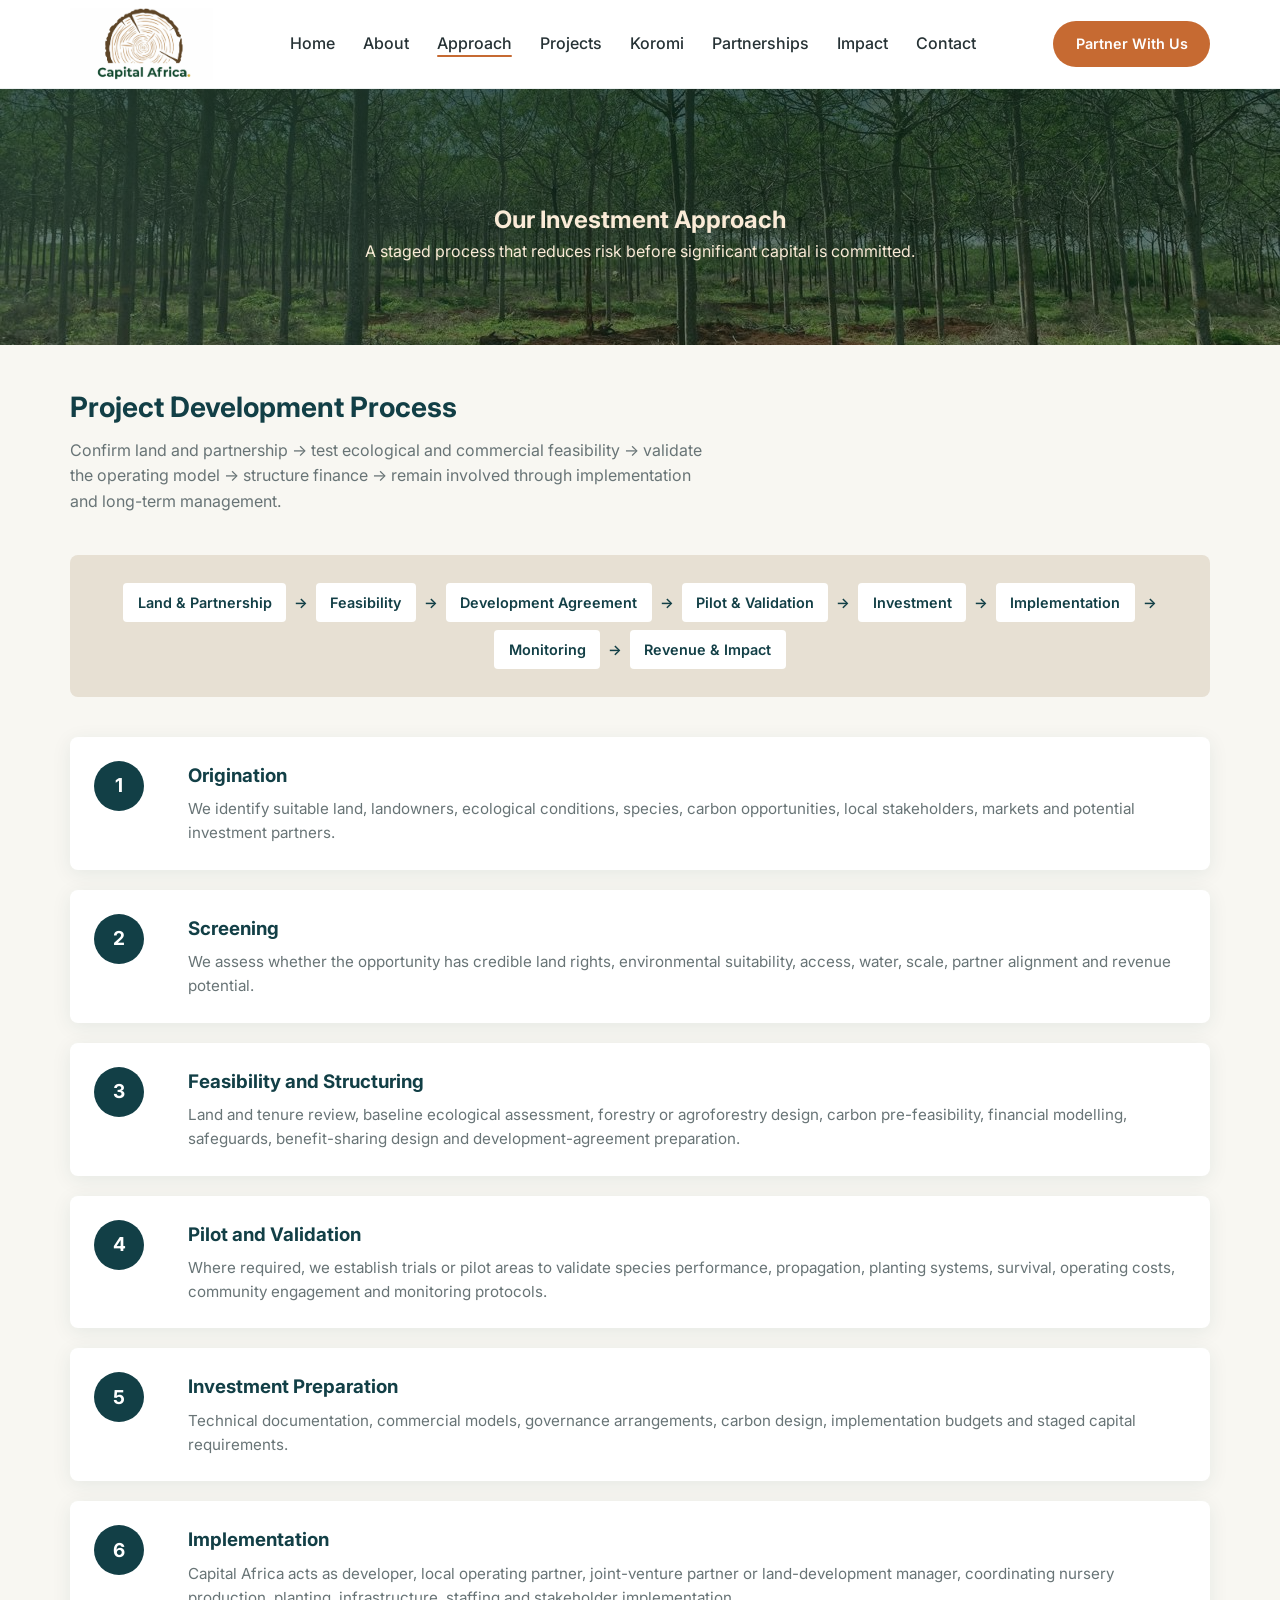
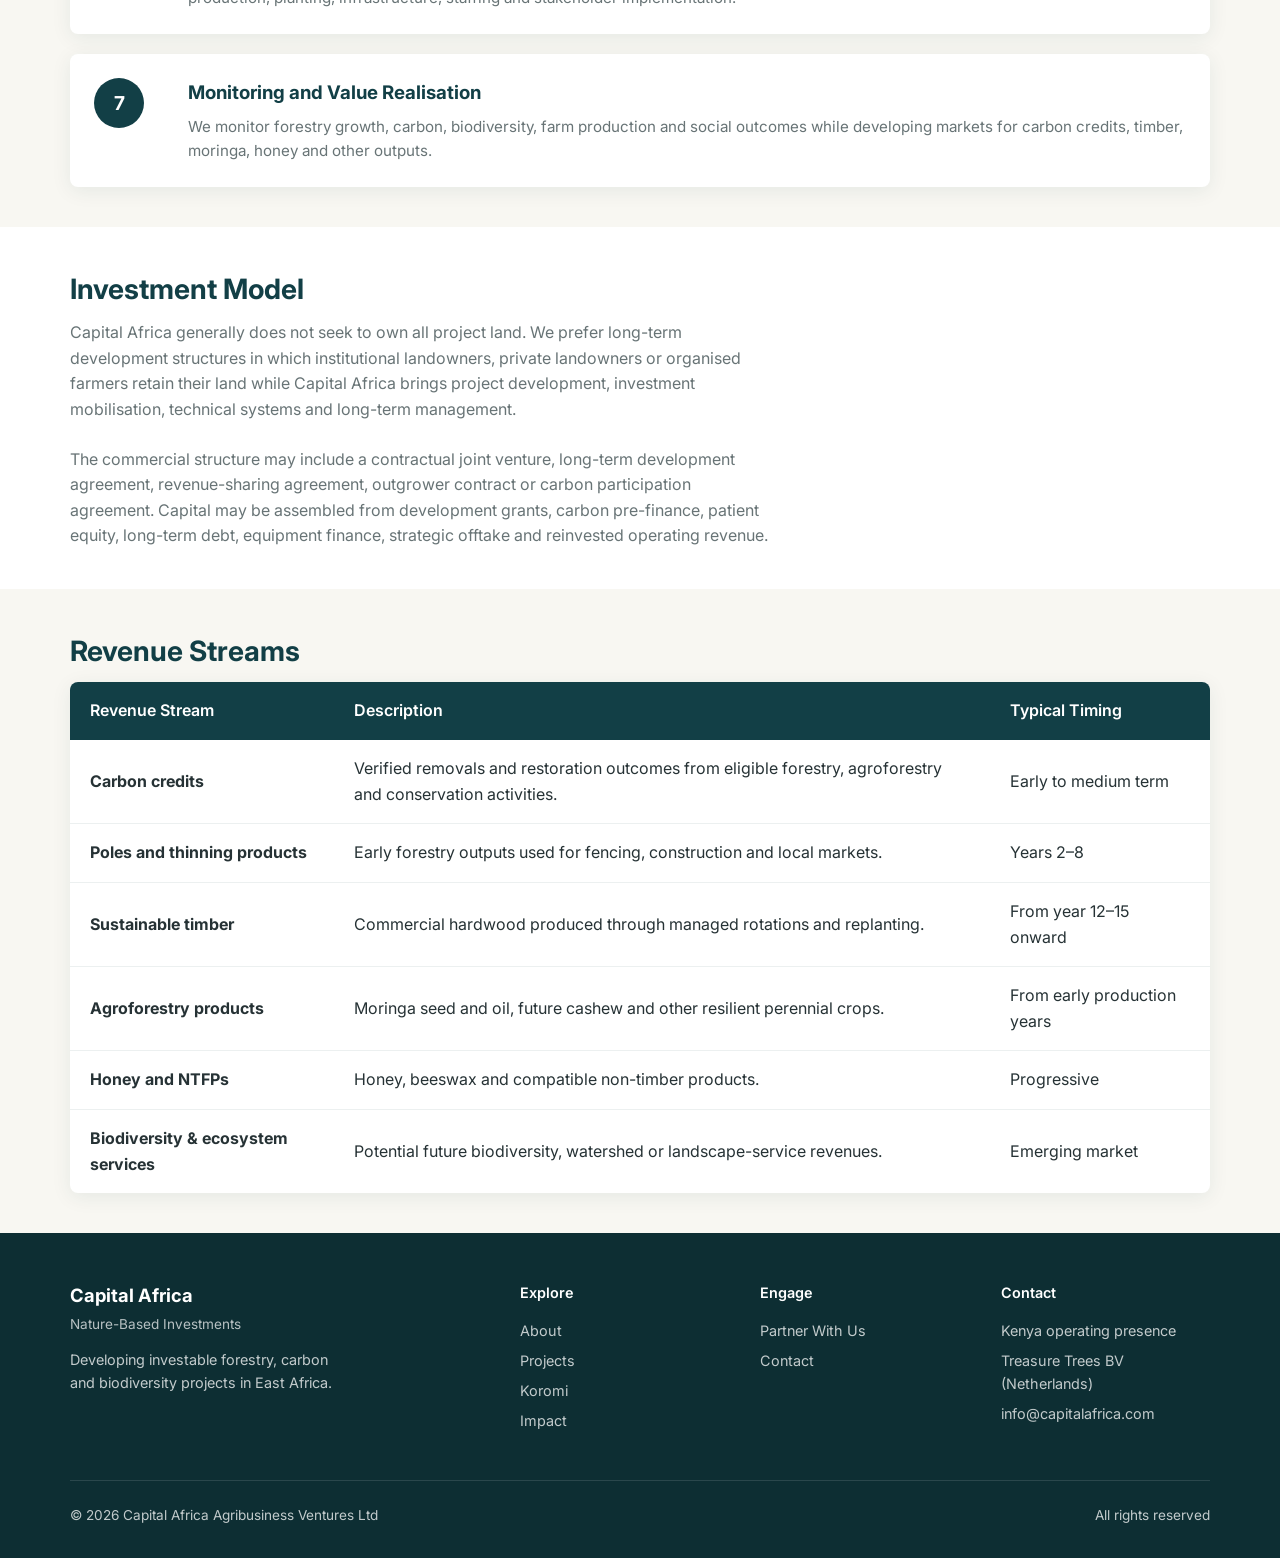
<file: approach.html>
<!DOCTYPE html>
<html lang="en">
<head>
  <meta charset="UTF-8">
  <meta name="viewport" content="width=device-width, initial-scale=1.0">
  <title>Investment Approach | Capital Africa</title>
  <link href="https://fonts.googleapis.com/css2?family=Inter:wght@400;500;600;700&display=swap" rel="stylesheet">
  <link rel="stylesheet" href="style.css">
  <style>
     .page-hero--approach {
  padding: 7rem 0 5rem;
  color: white;
  text-align: center;
  position: relative;
  background: 
    linear-gradient(to bottom, rgba(15, 42, 26, 0.75) 0%, rgba(15, 42, 26, 0.55) 100%),
    url('images/atfarm3.jpeg') center / cover no-repeat;
}
  </style>
</head>
<body>

<div id="header"></div>

  <section class="page-hero--approach">
    <div class="container">
      <h1 style="color: antiquewhite;">Our Investment Approach</h1>
      <p style="color: antiquewhite;">A staged process that reduces risk before significant capital is committed.</p>
    </div>
  </section>

  <section>
    <div class="container">
      <h2 class="section-title">Project Development Process</h2>
      <p class="section-sub">Confirm land and partnership → test ecological and commercial feasibility → validate the operating model → structure finance → remain involved through implementation and long-term management.</p>

      <div class="process-flow">
        <span>Land & Partnership</span> →
        <span>Feasibility</span> →
        <span>Development Agreement</span> →
        <span>Pilot & Validation</span> →
        <span>Investment</span> →
        <span>Implementation</span> →
        <span>Monitoring</span> →
        <span>Revenue & Impact</span>
      </div>

      <div class="process-steps">
        <div class="step">
          <div class="step-num">1</div>
          <div>
            <h3>Origination</h3>
            <p>We identify suitable land, landowners, ecological conditions, species, carbon opportunities, local stakeholders, markets and potential investment partners.</p>
          </div>
        </div>
        <div class="step">
          <div class="step-num">2</div>
          <div>
            <h3>Screening</h3>
            <p>We assess whether the opportunity has credible land rights, environmental suitability, access, water, scale, partner alignment and revenue potential.</p>
          </div>
        </div>
        <div class="step">
          <div class="step-num">3</div>
          <div>
            <h3>Feasibility and Structuring</h3>
            <p>Land and tenure review, baseline ecological assessment, forestry or agroforestry design, carbon pre-feasibility, financial modelling, safeguards, benefit-sharing design and development-agreement preparation.</p>
          </div>
        </div>
        <div class="step">
          <div class="step-num">4</div>
          <div>
            <h3>Pilot and Validation</h3>
            <p>Where required, we establish trials or pilot areas to validate species performance, propagation, planting systems, survival, operating costs, community engagement and monitoring protocols.</p>
          </div>
        </div>
        <div class="step">
          <div class="step-num">5</div>
          <div>
            <h3>Investment Preparation</h3>
            <p>Technical documentation, commercial models, governance arrangements, carbon design, implementation budgets and staged capital requirements.</p>
          </div>
        </div>
        <div class="step">
          <div class="step-num">6</div>
          <div>
            <h3>Implementation</h3>
            <p>Capital Africa acts as developer, local operating partner, joint-venture partner or land-development manager, coordinating nursery production, planting, infrastructure, staffing and stakeholder implementation.</p>
          </div>
        </div>
        <div class="step">
          <div class="step-num">7</div>
          <div>
            <h3>Monitoring and Value Realisation</h3>
            <p>We monitor forestry growth, carbon, biodiversity, farm production and social outcomes while developing markets for carbon credits, timber, moringa, honey and other outputs.</p>
          </div>
        </div>
      </div>
    </div>
  </section>

  <section style="background:var(--white);">
    <div class="container">
      <h2 class="section-title">Investment Model</h2>
      <p style="color:var(--muted); margin-bottom:1.5rem; max-width:700px;">Capital Africa generally does not seek to own all project land. We prefer long-term development structures in which institutional landowners, private landowners or organised farmers retain their land while Capital Africa brings project development, investment mobilisation, technical systems and long-term management.</p>
      <p style="color:var(--muted); max-width:700px;">The commercial structure may include a contractual joint venture, long-term development agreement, revenue-sharing agreement, outgrower contract or carbon participation agreement. Capital may be assembled from development grants, carbon pre-finance, patient equity, long-term debt, equipment finance, strategic offtake and reinvested operating revenue.</p>
    </div>
  </section>

  <section>
    <div class="container">
      <h2 class="section-title">Revenue Streams</h2>
      <table class="revenue-table">
        <thead>
          <tr>
            <th>Revenue Stream</th>
            <th>Description</th>
            <th>Typical Timing</th>
          </tr>
        </thead>
        <tbody>
          <tr>
            <td><strong>Carbon credits</strong></td>
            <td>Verified removals and restoration outcomes from eligible forestry, agroforestry and conservation activities.</td>
            <td>Early to medium term</td>
          </tr>
          <tr>
            <td><strong>Poles and thinning products</strong></td>
            <td>Early forestry outputs used for fencing, construction and local markets.</td>
            <td>Years 2–8</td>
          </tr>
          <tr>
            <td><strong>Sustainable timber</strong></td>
            <td>Commercial hardwood produced through managed rotations and replanting.</td>
            <td>From year 12–15 onward</td>
          </tr>
          <tr>
            <td><strong>Agroforestry products</strong></td>
            <td>Moringa seed and oil, future cashew and other resilient perennial crops.</td>
            <td>From early production years</td>
          </tr>
          <tr>
            <td><strong>Honey and NTFPs</strong></td>
            <td>Honey, beeswax and compatible non-timber products.</td>
            <td>Progressive</td>
          </tr>
          <tr>
            <td><strong>Biodiversity & ecosystem services</strong></td>
            <td>Potential future biodiversity, watershed or landscape-service revenues.</td>
            <td>Emerging market</td>
          </tr>
        </tbody>
      </table>
    </div>
  </section>

<div id="footer"></div>

<script>
  async function loadPartial(id, url) {
    const el = document.getElementById(id);
    if (!el) return;
    try {
      const res = await fetch(url);
      if (!res.ok) throw new Error(url + ' not found');
      el.innerHTML = await res.text();
    } catch (err) {
      console.error('Could not load partial:', err);
    }
  }

  Promise.all([
    loadPartial('header', 'header.html'),
    loadPartial('footer', 'footer.html')
  ]).then(() => {
    const hamburger = document.getElementById('hamburger');
    const navLinks  = document.getElementById('navLinks');
    const overlay   = document.getElementById('navOverlay');

    if (!hamburger || !navLinks) {
      console.error('Menu elements not found – check header.html');
      return;
    }

    function toggleMenu() {
      const isOpen = navLinks.classList.toggle('open');
      hamburger.classList.toggle('active');
      if (overlay) overlay.classList.toggle('open');
      hamburger.setAttribute('aria-expanded', isOpen);
      document.body.style.overflow = isOpen ? 'hidden' : '';
    }

    hamburger.addEventListener('click', toggleMenu);
    if (overlay) overlay.addEventListener('click', toggleMenu);

    navLinks.querySelectorAll('a').forEach(link => {
      link.addEventListener('click', () => {
        if (navLinks.classList.contains('open')) toggleMenu();
      });
    });

    // Highlight current page
    const path = location.pathname.split('/').pop() || 'index.html';
    navLinks.querySelectorAll('a').forEach(a => {
      const href = a.getAttribute('href');
      if (href && href.split('/').pop() === path) {
        a.classList.add('active');
      }
    });
  });
</script>
</body>
</html>
</file>
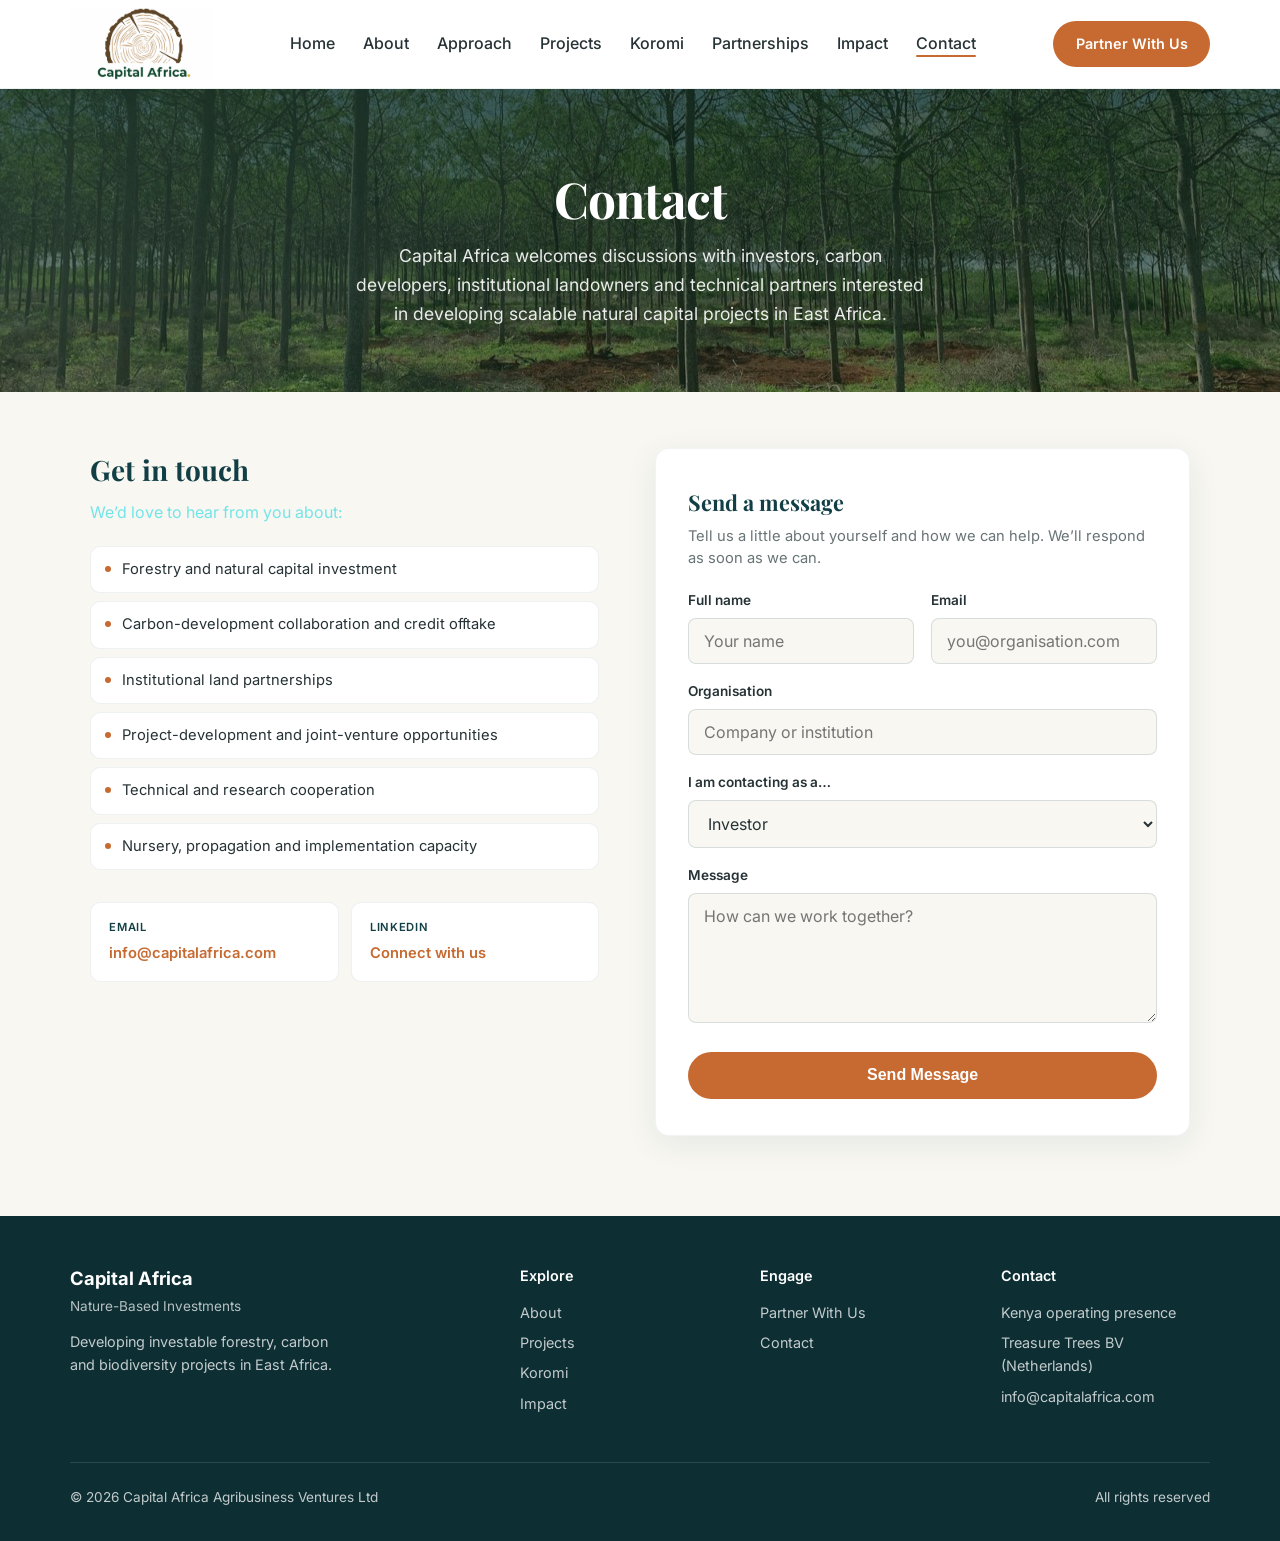
<file: contact.html>
<!DOCTYPE html>
<html lang="en">
<head>
  <meta charset="UTF-8">
  <meta name="viewport" content="width=device-width, initial-scale=1.0">
  <title>Contact | Capital Africa</title>
  <link href="https://fonts.googleapis.com/css2?family=Inter:wght@400;500;600;700&family=Playfair+Display:wght@600;700&display=swap" rel="stylesheet">
  <link rel="stylesheet" href="style.css">
  <style>
    /* ========== CONTACT – mobile first ========== */
    .page-hero--contact {
      padding: 3.5rem 0 3rem;
      color: white;
      text-align: left;
      background: var(--teal, #123F46);
      position: relative;
    }

    .page-hero--contact .container {
      position: relative;
      z-index: 1;
    }

    .page-hero--contact h1 {
      font-family: 'Playfair Display', Georgia, serif;
      font-size: 2rem;
      font-weight: 700;
      margin-bottom: 0.75rem;
      letter-spacing: -0.02em;
      line-height: 1.2;
    }
     .page-hero--contact {
  padding: 7rem 0 5rem;
  color: white;
  text-align: center;
  position: relative;
  background: 
    linear-gradient(to bottom, rgba(15, 42, 26, 0.75) 0%, rgba(15, 42, 26, 0.55) 100%),
    url('images/atfarm3.jpeg') center / cover no-repeat;
}

    .page-hero--contact p {
      max-width: 36rem;
      margin: 0;
      font-size: 1rem;
      line-height: 1.65;
      color: rgba(255, 255, 255, 0.9);
    }

    .contact-section {
      padding: 2.5rem 0 4rem;
      background: var(--warm-white, #F8F7F2);
    }

    .contact-grid {
      display: grid;
      grid-template-columns: 1fr;
      gap: 2.5rem;
      max-width: 1100px;
      margin: 0 auto;
    }

    /* Left column */
    .contact-info .section-title {
      font-family: 'Playfair Display', Georgia, serif;
      font-size: 1.5rem;
      color: var(--teal, #123F46);
      margin-bottom: 0.5rem;
    }

    .contact-info > p {
      color:  #73e4e8;
      margin-bottom: 1.25rem;
      font-size: 1rem;
      line-height: 1.6;
    }

    .contact-topics {
      list-style: none;
      margin: 0 0 2rem;
      padding: 0;
      display: grid;
      gap: 0.5rem;
    }

    .contact-topics li {
      display: flex;
      align-items: flex-start;
      gap: 0.65rem;
      padding: 0.75rem 0.9rem;
      background: var(--white, #fff);
      border-radius: 10px;
      border: 1px solid rgba(18, 63, 70, 0.07);
      color: var(--charcoal, #263235);
      font-size: 0.92rem;
      line-height: 1.45;
    }

    .contact-topics li::before {
      content: '';
      width: 6px;
      height: 6px;
      margin-top: 0.45rem;
      border-radius: 50%;
      background: var(--copper, #C66A32);
      flex-shrink: 0;
    }

    .info-cards {
      display: grid;
      grid-template-columns: 1fr;
      gap: 0.75rem;
    }

    .info-card {
      background: var(--white, #fff);
      border-radius: 10px;
      padding: 1rem 1.15rem;
      border: 1px solid rgba(18, 63, 70, 0.07);
    }

    .info-card h3 {
      font-size: 0.7rem;
      font-weight: 600;
      text-transform: uppercase;
      letter-spacing: 0.06em;
      color: var(--teal, #123F46);
      margin: 0 0 0.3rem;
    }

    .info-card p {
      margin: 0;
      color: var(--charcoal, #263235);
      font-size: 0.92rem;
      font-weight: 500;
    }

    .info-card a {
      color: var(--copper, #C66A32);
      font-weight: 600;
      text-decoration: none;
    }

    .info-card a:hover {
      text-decoration: underline;
    }

    /* Form */
    .form-card {
      background: var(--white, #fff);
      border-radius: 14px;
      padding: 1.5rem 1.25rem;
      box-shadow: 0 8px 32px rgba(18, 63, 70, 0.08);
      border: 1px solid rgba(18, 63, 70, 0.06);
    }

    .form-card h3 {
      font-family: 'Playfair Display', Georgia, serif;
      font-size: 1.35rem;
      color: var(--teal, #123F46);
      margin: 0 0 0.35rem;
    }

    .form-card .form-intro {
      color: var(--muted, #687476);
      font-size: 0.92rem;
      margin-bottom: 1.35rem;
      line-height: 1.5;
    }

    .form-group {
      margin-bottom: 1.1rem;
    }

    .form-group label {
      display: block;
      font-size: 0.85rem;
      font-weight: 600;
      color: var(--charcoal, #263235);
      margin-bottom: 0.35rem;
    }

    .form-group input,
    .form-group select,
    .form-group textarea {
      width: 100%;
      padding: 0.75rem 0.9rem;
      border: 1.5px solid rgba(18, 63, 70, 0.14);
      border-radius: 8px;
      font-family: inherit;
      font-size: 1rem;
      color: var(--charcoal, #263235);
      background: var(--warm-white, #F8F7F2);
      transition: border-color 0.2s, box-shadow 0.2s, background 0.2s;
    }

    .form-group input:hover,
    .form-group select:hover,
    .form-group textarea:hover {
      border-color: rgba(18, 63, 70, 0.28);
    }

    .form-group input:focus,
    .form-group select:focus,
    .form-group textarea:focus {
      outline: none;
      border-color: var(--teal, #123F46);
      background: #fff;
      box-shadow: 0 0 0 3px rgba(18, 63, 70, 0.12);
    }

    .form-group textarea {
      min-height: 130px;
      resize: vertical;
    }

    .form-row {
      display: grid;
      grid-template-columns: 1fr;
      gap: 1.1rem;
    }

    .form-card .btn-copper {
      width: 100%;
      margin-top: 0.25rem;
      padding: 0.9rem 1.5rem;
      font-size: 1rem;
      font-weight: 600;
      border-radius: 100px;
      border: none;
      cursor: pointer;
      background: var(--copper, #C66A32);
      color: white;
      transition: transform 0.2s ease, box-shadow 0.2s ease, background 0.2s ease;
    }

    /* Tablet+ */
    @media (min-width: 600px) {
      .page-hero--contact {
        padding: 4.5rem 0 3.75rem;
        text-align: center;
      }

      .page-hero--contact h1 {
        font-size: 2.6rem;
      }

      .page-hero--contact p {
        margin: 0 auto;
        font-size: 1.1rem;
      }

      .contact-section {
        padding: 3.5rem 0 5rem;
      }

      .info-cards {
        grid-template-columns: 1fr 1fr;
      }

      .form-card {
        padding: 2rem 1.75rem;
      }

      .form-row {
        grid-template-columns: 1fr 1fr;
      }
    }

    /* Desktop */
    @media (min-width: 900px) {
      .page-hero--contact {
        padding: 5rem 0 4rem;
      }

      .page-hero--contact h1 {
        font-size: clamp(2.4rem, 4vw, 3.1rem);
      }

      .contact-grid {
        grid-template-columns: 1fr 1.05fr;
        gap: 3.5rem;
        align-items: start;
      }

      .form-card {
        position: sticky;
        top: 6rem;
        padding: 2.25rem 2rem;
      }

      .contact-info .section-title {
        font-size: 1.75rem;
      }

      .contact-topics li:hover {
        transform: translateX(4px);
        box-shadow: 0 4px 14px rgba(18, 63, 70, 0.07);
      }
    }

    @media (hover: hover) {
      .contact-topics li {
        transition: transform 0.2s ease, box-shadow 0.2s ease;
      }

      .info-card {
        transition: transform 0.2s ease, box-shadow 0.2s ease;
      }

      .info-card:hover {
        transform: translateY(-2px);
        box-shadow: 0 8px 20px rgba(18, 63, 70, 0.08);
      }

      .form-card .btn-copper:hover {
        transform: translateY(-2px);
        box-shadow: 0 8px 20px rgba(198, 106, 50, 0.3);
        background: #b55a28;
      }
    }
  </style>
</head>
<body>
  <div id="header"></div>

  <section class="page-hero--contact">
    <div class="container">
      <h1>Contact</h1>
      <p>Capital Africa welcomes discussions with investors, carbon developers, institutional landowners and technical partners interested in developing scalable natural capital projects in East Africa.</p>
    </div>
  </section>

  <section class="contact-section">
    <div class="container">
      <div class="contact-grid">
        <div class="contact-info">
          <h2 class="section-title">Get in touch</h2>
          <p>We’d love to hear from you about:</p>
          <ul class="contact-topics">
            <li>Forestry and natural capital investment</li>
            <li>Carbon-development collaboration and credit offtake</li>
            <li>Institutional land partnerships</li>
            <li>Project-development and joint-venture opportunities</li>
            <li>Technical and research cooperation</li>
            <li>Nursery, propagation and implementation capacity</li>
          </ul>

          <div class="info-cards">
            
            <div class="info-card">
              <h3>Email</h3>
              <p><a href="mailto:info@capitalafrica.com">info@capitalafrica.com</a></p>
            </div>
            <div class="info-card">
              <h3>LinkedIn</h3>
              <p><a href="https://www.linkedin.com/company/capital-africa" target="_blank" rel="noopener">Connect with us</a></p>
            </div>
          </div>
        </div>

        <div class="form-card">
          <h3>Send a message</h3>
          <p class="form-intro">Tell us a little about yourself and how we can help. We’ll respond as soon as we can.</p>
          <form action="#" method="POST">
            <div class="form-row">
              <div class="form-group">
                <label for="name">Full name</label>
                <input type="text" id="name" name="name" placeholder="Your name" required>
              </div>
              <div class="form-group">
                <label for="email">Email</label>
                <input type="email" id="email" name="email" placeholder="you@organisation.com" required>
              </div>
            </div>

            <div class="form-group">
              <label for="organisation">Organisation</label>
              <input type="text" id="organisation" name="organisation" placeholder="Company or institution">
            </div>

            <div class="form-group">
              <label for="category">I am contacting as a…</label>
              <select id="category" name="category">
                <option value="investor">Investor</option>
                <option value="landowner">Landowner / Institutional landholder</option>
                <option value="carbon">Carbon partner</option>
                <option value="technical">Technical / Research partner</option>
                <option value="media">Media / Other</option>
              </select>
            </div>

            <div class="form-group">
              <label for="message">Message</label>
              <textarea id="message" name="message" placeholder="How can we work together?" required></textarea>
            </div>

            <button type="submit" class="btn btn-copper">Send Message</button>
          </form>
        </div>
      </div>
    </div>
  </section>

  <div id="footer"></div>

  <script>
    async function loadPartial(id, url) {
      const el = document.getElementById(id);
      if (!el) return;
      try {
        const res = await fetch(url);
        if (!res.ok) throw new Error(url + ' not found');
        el.innerHTML = await res.text();
      } catch (err) {
        console.error('Could not load partial:', err);
      }
    }

    Promise.all([
      loadPartial('header', 'header.html'),
      loadPartial('footer', 'footer.html')
    ]).then(() => {
      const hamburger = document.getElementById('hamburger');
      const navLinks  = document.getElementById('navLinks');
      const overlay   = document.getElementById('navOverlay');

      if (!hamburger || !navLinks) {
        console.error('Menu elements not found – check header.html');
        return;
      }

      function toggleMenu() {
        const isOpen = navLinks.classList.toggle('open');
        hamburger.classList.toggle('active');
        if (overlay) overlay.classList.toggle('open');
        hamburger.setAttribute('aria-expanded', isOpen);
        document.body.style.overflow = isOpen ? 'hidden' : '';
      }

      hamburger.addEventListener('click', toggleMenu);
      if (overlay) overlay.addEventListener('click', toggleMenu);

      navLinks.querySelectorAll('a').forEach(link => {
        link.addEventListener('click', () => {
          if (navLinks.classList.contains('open')) toggleMenu();
        });
      });

      const path = location.pathname.split('/').pop() || 'index.html';
      navLinks.querySelectorAll('a').forEach(a => {
        const href = a.getAttribute('href');
        if (href && href.split('/').pop() === path) {
          a.classList.add('active');
        }
      });
    });
  </script>
</body>
</html>
</file>
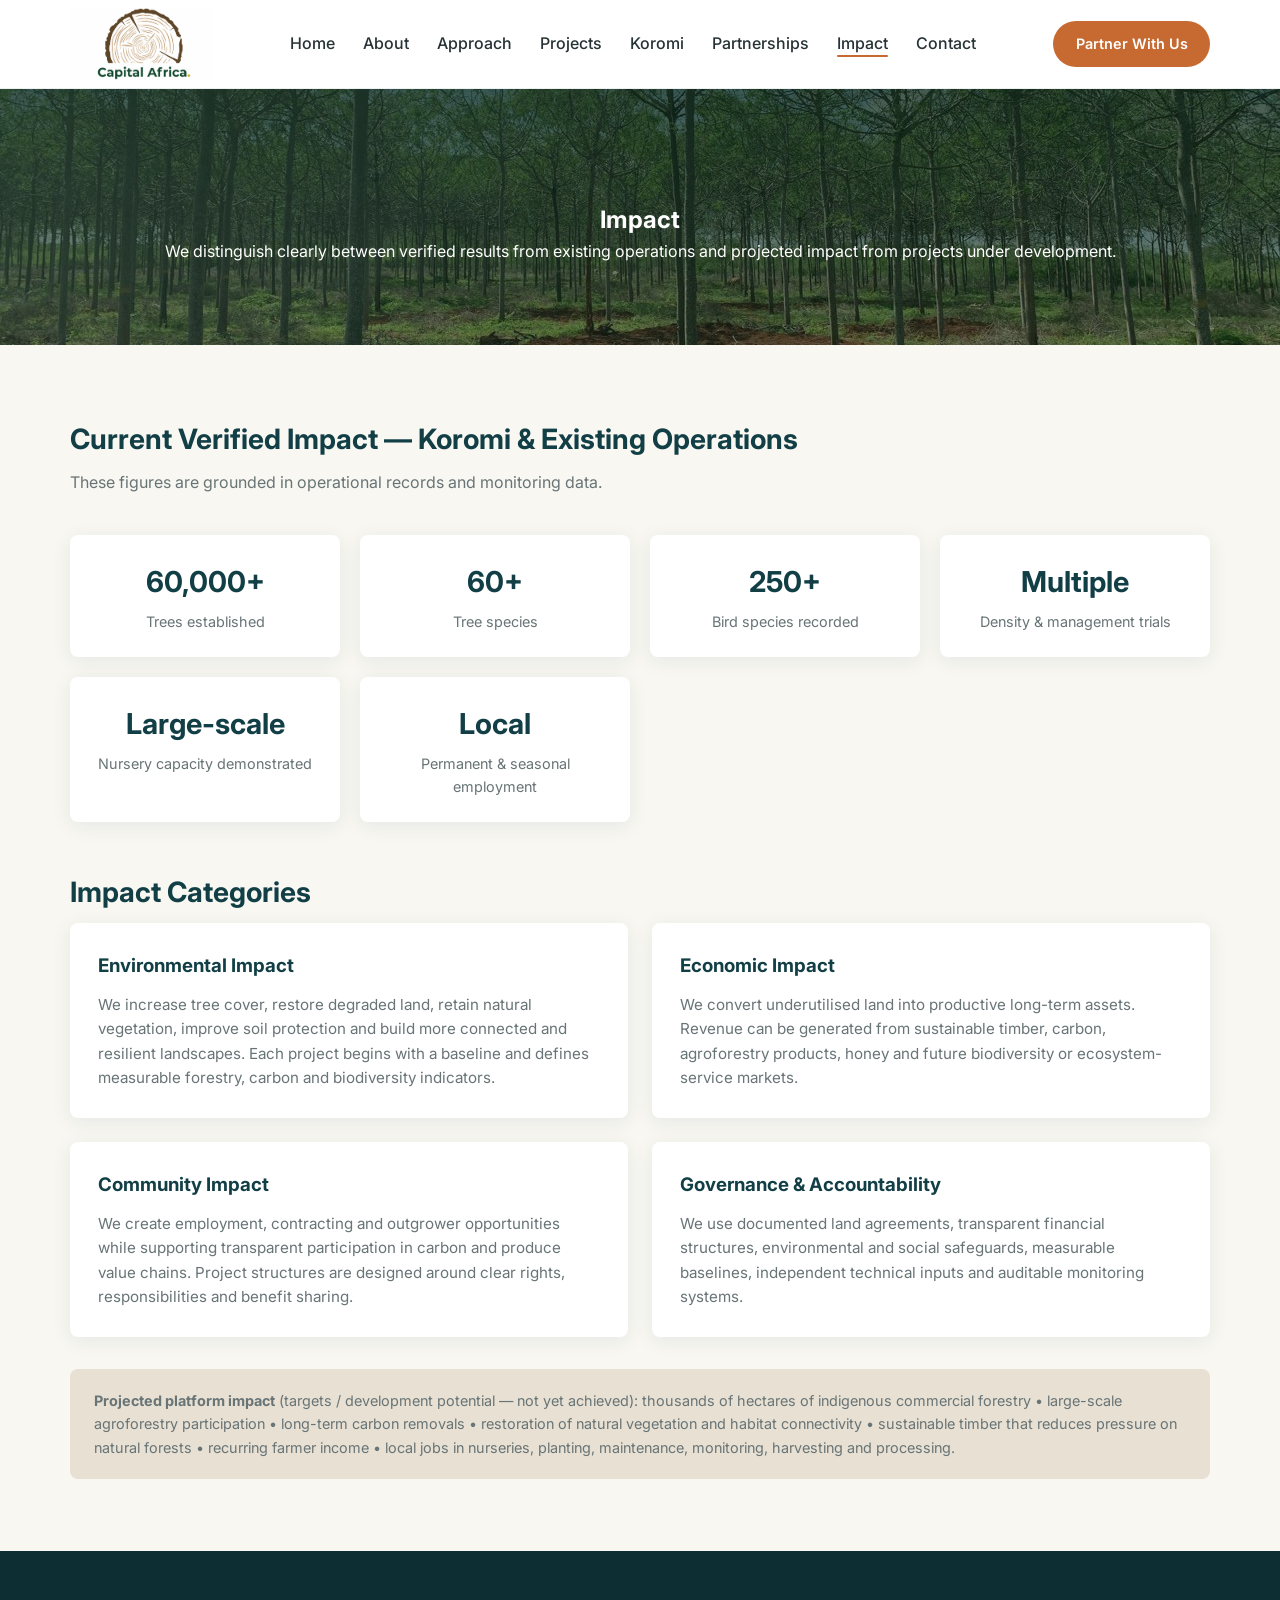
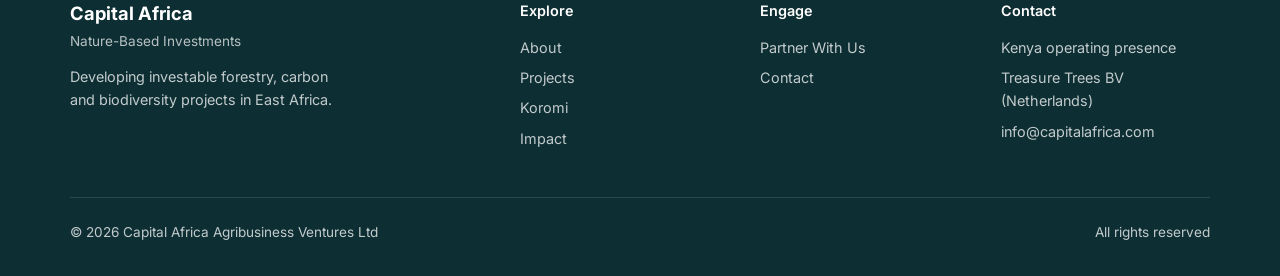
<file: impact.html>
<!DOCTYPE html>
<html lang="en">
<head>
  <meta charset="UTF-8">
  <meta name="viewport" content="width=device-width, initial-scale=1.0">
  <title>Impact | Capital Africa</title>
  <link href="https://fonts.googleapis.com/css2?family=Inter:wght@400;500;600;700&display=swap" rel="stylesheet">
  <link rel="stylesheet" href="style.css"> 
  <style>
    :root {
      --teal: #123F46; --teal-dark: #0d2e33; --warm-white: #F8F7F2; --white: #FFFFFF;
      --sandstone: #E7E0D3; --olive: #6F7D54; --copper: #C66A32; --charcoal: #263235; --muted: #687476;
      --shadow: 0 4px 20px rgba(18, 63, 70, 0.08); --radius: 8px;
    }
    * { margin: 0; padding: 0; box-sizing: border-box; }
    body { font-family: 'Inter', system-ui, sans-serif; background: var(--warm-white); color: var(--charcoal); line-height: 1.6; }
    a { text-decoration: none; color: inherit; }
    .container { width: min(1140px, 92%); margin: 0 auto; }
    section { padding: 4.5rem 0; }
     .page-hero--impact {
  padding: 7rem 0 5rem;
  color: white;
  text-align: center;
  position: relative;
  background: 
    linear-gradient(to bottom, rgba(15, 42, 26, 0.75) 0%, rgba(15, 42, 26, 0.55) 100%),
    url('images/atfarm3.jpeg') center / cover no-repeat;
}
    .section-title { font-size: 1.75rem; font-weight: 700; color: var(--teal); margin-bottom: 0.5rem; }
    .section-sub { color: var(--muted); margin-bottom: 2.5rem; max-width: 620px; }
    .page-hero { background: var(--teal); color: white; padding: 4rem 0; }
    .page-hero h1 { font-size: clamp(1.8rem, 4vw, 2.6rem); font-weight: 700; margin-bottom: 0.75rem; }
    .impact-grid { display: grid; grid-template-columns: repeat(auto-fit, minmax(240px, 1fr)); gap: 1.25rem; margin-bottom: 3rem; }
    .impact-stat { background: var(--white); padding: 1.5rem; border-radius: var(--radius); box-shadow: var(--shadow); text-align: center; }
    .impact-stat .num { font-size: 1.8rem; font-weight: 700; color: var(--teal); }
    .impact-stat .label { font-size: 0.9rem; color: var(--muted); margin-top: 0.3rem; }
    .category-grid { display: grid; grid-template-columns: 1fr 1fr; gap: 1.5rem; }
    .category-card { background: var(--white); padding: 1.75rem; border-radius: var(--radius); box-shadow: var(--shadow); }
    .category-card h3 { color: var(--teal); margin-bottom: 0.75rem; }
    .category-card p { color: var(--muted); font-size: 0.95rem; }
    .note-box { background: var(--sandstone); padding: 1.25rem 1.5rem; border-radius: var(--radius); font-size: 0.9rem; color: var(--muted); margin-top: 2rem; }
  
    .footer-bottom { border-top: 1px solid rgba(255,255,255,0.12); padding-top: 1.5rem; display: flex; justify-content: space-between; font-size: 0.85rem; }
    @media (max-width: 900px) {

      .category-grid, .footer-grid { grid-template-columns: 1fr; }
  }
  </style>
</head>
<body>
<div id="header"></div>

  <section class="page-hero--impact">
    <div class="container">
      <h1 style="color: white;">Impact</h1>
      <p style="color: white;">We distinguish clearly between verified results from existing operations and projected impact from projects under development.</p>
    </div>
  </section>

  <section>
    <div class="container">
      <h2 class="section-title">Current Verified Impact — Koromi & Existing Operations</h2>
      <p class="section-sub">These figures are grounded in operational records and monitoring data.</p>

      <div class="impact-grid">
        <div class="impact-stat"><div class="num">60,000+</div><div class="label">Trees established</div></div>
        <div class="impact-stat"><div class="num">60+</div><div class="label">Tree species</div></div>
        <div class="impact-stat"><div class="num">250+</div><div class="label">Bird species recorded</div></div>
        <div class="impact-stat"><div class="num">Multiple</div><div class="label">Density & management trials</div></div>
        <div class="impact-stat"><div class="num">Large-scale</div><div class="label">Nursery capacity demonstrated</div></div>
        <div class="impact-stat"><div class="num">Local</div><div class="label">Permanent & seasonal employment</div></div>
      </div>

      <h2 class="section-title" style="margin-top:3rem;">Impact Categories</h2>

      <div class="category-grid">
        <div class="category-card">
          <h3>Environmental Impact</h3>
          <p>We increase tree cover, restore degraded land, retain natural vegetation, improve soil protection and build more connected and resilient landscapes. Each project begins with a baseline and defines measurable forestry, carbon and biodiversity indicators.</p>
        </div>
        <div class="category-card">
          <h3>Economic Impact</h3>
          <p>We convert underutilised land into productive long-term assets. Revenue can be generated from sustainable timber, carbon, agroforestry products, honey and future biodiversity or ecosystem-service markets.</p>
        </div>
        <div class="category-card">
          <h3>Community Impact</h3>
          <p>We create employment, contracting and outgrower opportunities while supporting transparent participation in carbon and produce value chains. Project structures are designed around clear rights, responsibilities and benefit sharing.</p>
        </div>
        <div class="category-card">
          <h3>Governance & Accountability</h3>
          <p>We use documented land agreements, transparent financial structures, environmental and social safeguards, measurable baselines, independent technical inputs and auditable monitoring systems.</p>
        </div>
      </div>

      <div class="note-box">
        <strong>Projected platform impact</strong> (targets / development potential — not yet achieved): thousands of hectares of indigenous commercial forestry • large-scale agroforestry participation • long-term carbon removals • restoration of natural vegetation and habitat connectivity • sustainable timber that reduces pressure on natural forests • recurring farmer income • local jobs in nurseries, planting, maintenance, monitoring, harvesting and processing.
      </div>
    </div>
  </section>

 <div id="footer"></div>

<script>
  async function loadPartial(id, url) {
    const el = document.getElementById(id);
    if (!el) return;
    try {
      const res = await fetch(url);
      if (!res.ok) throw new Error(url + ' not found');
      el.innerHTML = await res.text();
    } catch (err) {
      console.error('Could not load partial:', err);
    }
  }

  Promise.all([
    loadPartial('header', 'header.html'),
    loadPartial('footer', 'footer.html')
  ]).then(() => {
    const hamburger = document.getElementById('hamburger');
    const navLinks  = document.getElementById('navLinks');
    const overlay   = document.getElementById('navOverlay');

    if (!hamburger || !navLinks) {
      console.error('Menu elements not found – check header.html');
      return;
    }

    function toggleMenu() {
      const isOpen = navLinks.classList.toggle('open');
      hamburger.classList.toggle('active');
      if (overlay) overlay.classList.toggle('open');
      hamburger.setAttribute('aria-expanded', isOpen);
      document.body.style.overflow = isOpen ? 'hidden' : '';
    }

    hamburger.addEventListener('click', toggleMenu);
    if (overlay) overlay.addEventListener('click', toggleMenu);

    navLinks.querySelectorAll('a').forEach(link => {
      link.addEventListener('click', () => {
        if (navLinks.classList.contains('open')) toggleMenu();
      });
    });

    // Highlight current page
    const path = location.pathname.split('/').pop() || 'index.html';
    navLinks.querySelectorAll('a').forEach(a => {
      const href = a.getAttribute('href');
      if (href && href.split('/').pop() === path) {
        a.classList.add('active');
      }
    });
  });
</script>
</body>
</html>
</file>
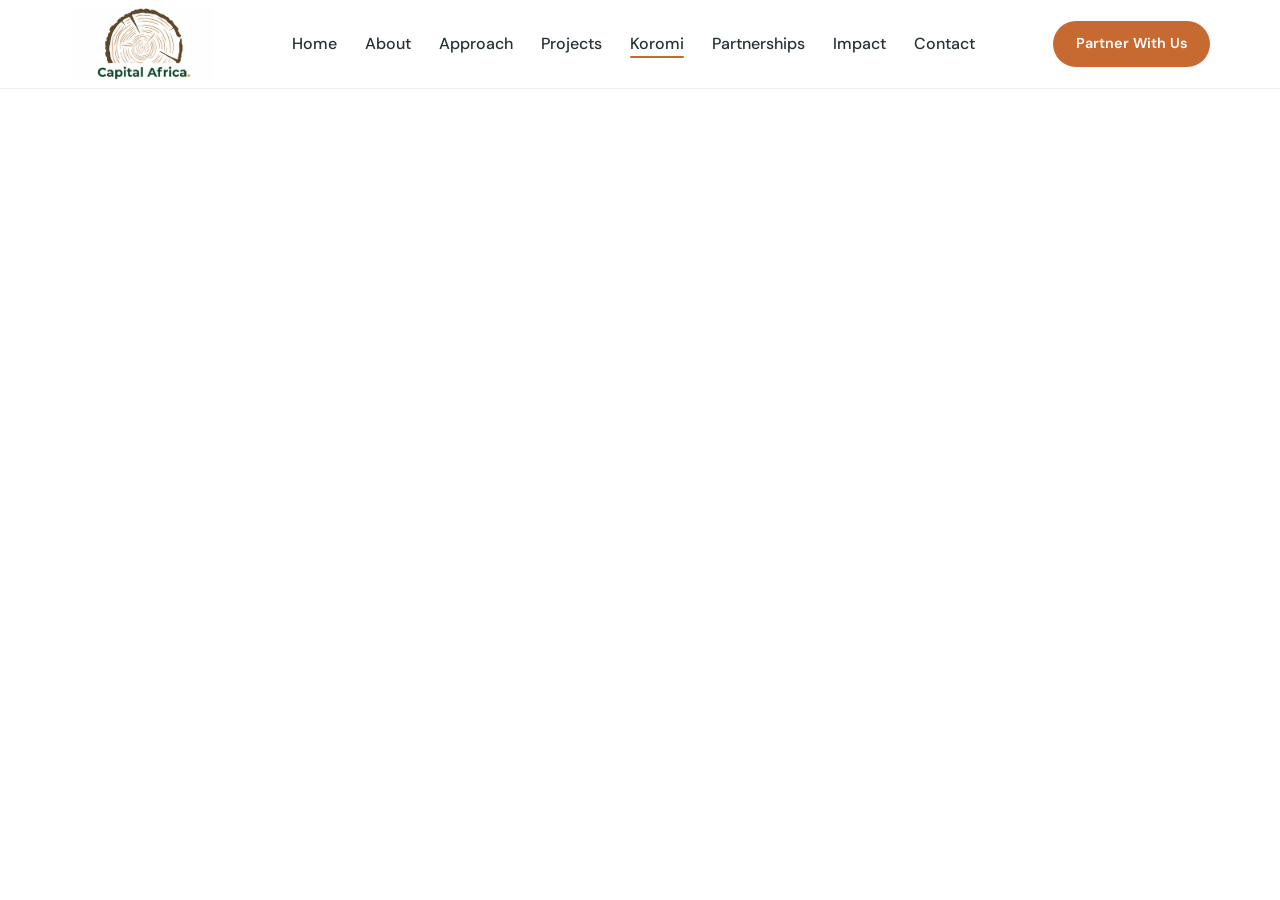
<file: koromi.html>
<!doctype html>
<html lang="en">
<head>
  <meta charset="utf-8">
  <meta name="viewport" content="width=device-width, initial-scale=1">
  <meta name="description" content="Koromi Farm is Capital Africa's living proof point for dryland forestry and restoration.">
  <title>Koromi Farm — Capital Africa</title>
  <link rel="preconnect" href="https://fonts.googleapis.com">
  <link rel="preconnect" href="https://fonts.gstatic.com" crossorigin>
  <link rel="stylesheet" href="style.css">
  <link href="https://fonts.googleapis.com/css2?family=DM+Mono:wght@400;500&family=DM+Sans:opsz,wght@9..40,400;9..40,500;9..40,600;9..40,700&family=Playfair+Display:ital,wght@0,600;0,700;1,600&display=swap" rel="stylesheet">
  <style>
    body { margin:0; background:var(--paper); color:var(--ink); font-family:"DM Sans",system-ui,sans-serif; }
    a { color:inherit; text-decoration:none; }
    .shell { width:min(1200px, calc(100% - 48px)); margin:auto; }
    .eyebrow { color:var(--leaf); font:500 .73rem/1 "DM Mono",monospace; letter-spacing:.13em; text-transform:uppercase; }

    /* Header */

    /* Hero */
    .hero {
      min-height:765px; display:flex; align-items:flex-end; color:white; isolation:isolate;
      background:linear-gradient(90deg,rgba(8,33,31,.92) 0%,rgba(11,47,42,.68) 45%,rgba(11,47,42,.23) 100%),
                 url('https://nirahngala.github.io/CapitalAfrica/images/Koromi-10.jpg') center/cover;
    }
    .hero::after { content:""; position:absolute; inset:0; z-index:-1; background:linear-gradient(0deg,rgba(6,28,27,.52),transparent 36%); }
    .hero-inner { padding:160px 0 84px; width:100%; }
    .hero h1 { margin:22px 0 22px; max-width:790px; font:600 clamp(3.5rem,8vw,7.25rem)/.92 "Playfair Display",Georgia,serif; letter-spacing:-.055em; }
    .hero-copy { max-width:600px; font-size:1.15rem; line-height:1.62; color:rgba(255,255,255,.88); }
    .hero-foot { margin-top:66px; display:flex; align-items:center; justify-content:space-between; font:400 .71rem/1.4 "DM Mono",monospace; letter-spacing:.08em; text-transform:uppercase; }
    .hero-foot a { border-bottom:1px solid currentColor; padding-bottom:5px; }

    /* Intro + metrics */
    .intro { padding:120px 0 102px; }
    .split { display:grid; grid-template-columns:1fr 1.15fr; gap:9%; }
    h2 { margin:15px 0 0; font:600 clamp(2.35rem,4.3vw,4.2rem)/1 "Playfair Display",Georgia,serif; letter-spacing:-.05em; }
    .intro-copy { font-size:1.18rem; line-height:1.72; color:#354b49; padding-top:11px; }
    .intro-copy p:first-child { margin-top:0; }
    .intro-copy p + p { color:var(--muted); font-size:1rem; }
    .rule { border:0; border-top:1px solid var(--line); margin:76px 0 0; }
    .metrics { display:grid; grid-template-columns:repeat(3,1fr); }
    .metric { min-height:151px; padding:25px 22px 18px 0; border-right:1px solid var(--line); border-bottom:1px solid var(--line); }
    .metric:nth-child(3n) { border-right:0; padding-left:22px; }
    .metric:nth-child(3n+2) { padding-left:22px; }
    .metric:nth-last-child(-n+3) { border-bottom:0; }
    .metric b { display:block; font:600 clamp(2.1rem,3.6vw,3.5rem)/1 "Playfair Display",serif; letter-spacing:-.06em; color:var(--forest); }
    .metric span { display:block; max-width:125px; margin-top:10px; font-size:.79rem; color:var(--muted); line-height:1.25; }

    /* Statement */
    .statement { padding:106px 0; background:var(--forest); color:#f9f4e8; }
    .statement .split { align-items:end; }
    .statement h2 { color:white; }
    .statement p { margin:0; font-size:1.12rem; line-height:1.7; color:rgba(255,255,255,.82); }
    .statement .eyebrow { color:#d4e3a8; }

    /* Image story */
    .image-story { display:grid; grid-template-columns:1.16fr .84fr; min-height:650px; }
    .image-story figure { margin:0; }
    .main-image { min-height:650px; background:url('https://nirahngala.github.io/CapitalAfrica/images/Valley-2.jpg') center/cover; }
    .story-panel { display:flex; flex-direction:column; justify-content:space-between; padding:76px clamp(28px,6vw,94px); background:var(--sand); }
    .story-panel p { color:#4f605d; line-height:1.72; max-width:430px; }
    .story-caption { color:var(--muted); font:400 .69rem/1.5 "DM Mono",monospace; letter-spacing:.08em; text-transform:uppercase; }

    /* Gallery */
    .gallery { padding:120px 0; }
    .gallery-head { margin-bottom:48px; max-width:620px; }
    .gallery-grid {
      display:grid;
      grid-template-columns:repeat(4,1fr);
      grid-auto-rows:190px;
      gap:12px;
    }
    .g-item {
      position:relative; overflow:hidden; border-radius:4px; cursor:pointer;
      background:#ddd;
    }
    .g-item img {
      width:100%; height:100%; object-fit:cover; display:block;
      transition:transform .6s cubic-bezier(.25,.8,.25,1);
    }
    .g-item:hover img { transform:scale(1.06); }
    .g-item--lg { grid-column:span 2; grid-row:span 2; }
    .g-item--wide { grid-column:span 2; }
    .g-item--tall { grid-row:span 2; }
    .g-overlay {
      position:absolute; inset:0;
      background:linear-gradient(to top,rgba(16,43,43,.72),transparent 55%);
      display:flex; align-items:flex-end; padding:16px 18px;
      opacity:0; transition:opacity .3s;
    }
    .g-item:hover .g-overlay { opacity:1; }
    .g-overlay span {
      color:#fff; font:500 .72rem/1.3 "DM Mono",monospace;
      letter-spacing:.06em; text-transform:uppercase;
    }

    /* Lightbox */
    .lightbox {
      position:fixed; inset:0; z-index:100;
      background:rgba(8,33,31,.94);
      display:flex; flex-direction:column; align-items:center; justify-content:center;
      opacity:0; visibility:hidden; transition:all .3s; padding:2rem;
    }
    .lightbox.open { opacity:1; visibility:visible; }
    .lightbox img {
      max-width:min(1000px,92vw); max-height:76vh;
      border-radius:6px; object-fit:contain;
    }
    .lightbox-cap {
      color:rgba(255,255,255,.85); margin-top:1.1rem;
      font:400 .8rem/1.4 "DM Mono",monospace; letter-spacing:.06em; text-transform:uppercase;
    }
    .lightbox-x {
      position:absolute; top:1.4rem; right:1.6rem;
      background:none; border:0; color:#fff; font-size:2.4rem; cursor:pointer; line-height:1;
    }

    /* Principles */
    .principles { padding:120px 0; }
    .principles-head { display:flex; justify-content:space-between; align-items:end; gap:30px; margin-bottom:53px; }
    .principles-head p { max-width:425px; margin:0; color:var(--muted); line-height:1.6; }
    .principle { display:grid; grid-template-columns:70px 1fr 1.45fr; gap:27px; padding:27px 0; border-top:1px solid var(--line); }
    .principle:last-child { border-bottom:1px solid var(--line); }
    .principle-no { color:var(--leaf); font:500 .76rem "DM Mono",monospace; }
    .principle h3 { margin:0; font-size:1.15rem; letter-spacing:-.025em; }
    .principle p { margin:0; color:var(--muted); font-size:.94rem; line-height:1.55; }

    /* Why it matters */
    .matters { padding:110px 0; background:var(--sand); }
    .matters .split { align-items:center; gap:8%; }
    .matters p { color:#4f605d; line-height:1.72; margin:0 0 1.1rem; max-width:480px; }
    .matters p:last-child { margin-bottom:0; }
    .matters-map {
      width:100%; max-width:420px; margin:0 auto;
      transform:rotateX(8deg);
      filter:drop-shadow(0 18px 30px rgba(16,43,43,.18));
    }
    .matters-map img { width:100%; height:auto; display:block; }

    /* Closing */
    .closing {
      padding:108px 0; color:white;
      background:linear-gradient(90deg,rgba(10,42,39,.88),rgba(10,42,39,.47)),
                 url('https://nirahngala.github.io/CapitalAfrica/images/Arabuko-20.jpg') center/cover;
    }
    .closing h2 { max-width:790px; margin-bottom:33px; }
    .button {
      display:inline-flex; align-items:center; gap:18px;
      padding:14px 19px; color:var(--ink); background:#e7f0c9;
      font-weight:600; font-size:.86rem;
    }
    .button::after { content:'↗'; font-size:1.15rem; }

    footer { padding:40px 0; background:#0b2221; color:rgba(255,255,255,.7); font-size:.78rem; }
    .foot { display:flex; align-items:center; justify-content:space-between; gap:20px; }

    /* Mobile */
    @media (max-width:900px) {
      .gallery-grid { grid-template-columns:repeat(2,1fr); grid-auto-rows:170px; }
      .g-item--lg { grid-column:span 2; grid-row:span 2; }
      .g-item--wide { grid-column:span 2; }
      .g-item--tall { grid-row:span 1; }
      .matters .split { grid-template-columns:1fr; gap:40px; }
    }
    @media (max-width:700px) {
      .shell { width:min(100% - 34px,1200px); }
      .nav { height:72px; }
      .nav-links { display:none; }
      .menu { display:block; }
      .menu[aria-expanded="true"] + .nav-links {
        position:absolute; display:flex; flex-direction:column; align-items:flex-start;
        gap:20px; padding:26px; top:72px; left:0; right:0; background:var(--ink);
      }
      .hero { min-height:680px; background-position:58% center; }
      .hero-inner { padding-bottom:44px; }
      .hero h1 { font-size:4rem; }
      .hero-copy { font-size:1rem; }
      .hero-foot { margin-top:48px; font-size:.6rem; gap:22px; }
      .split, .image-story { grid-template-columns:1fr; gap:35px; }
      .intro, .principles, .gallery, .matters { padding:78px 0; }
      .metric { min-height:130px; }
      .metrics { grid-template-columns:repeat(2,1fr); }
      .metric:nth-child(3n) { border-right:1px solid var(--line); padding-left:0; }
      .metric:nth-child(3n+2) { padding-left:18px; border-right:0; }
      .metric:nth-last-child(-n+3) { border-bottom:1px solid var(--line); }
      .metric:nth-last-child(-n+2) { border-bottom:0; }
      .metric:nth-child(5) { padding-left:0; }
      .metric:nth-child(6) { padding-left:18px; border-right:0; }
      .statement, .closing { padding:78px 0; }
      .main-image { min-height:370px; }
      .story-panel { min-height:390px; padding:55px 26px; }
      .principles-head { display:block; }
      .principles-head p { margin-top:22px; }
      .principle { grid-template-columns:37px 1fr; gap:12px; }
      .principle p { grid-column:2; }
      .gallery-grid { grid-template-columns:1fr; grid-auto-rows:220px; }
      .g-item--lg, .g-item--wide, .g-item--tall { grid-column:span 1; grid-row:span 1; }
      .foot { align-items:flex-start; flex-direction:column; }
    }
  </style>
</head>
<body>
  <div.header id="header"></div>

  <main id="top">
    <!-- Hero -->
    <section class="hero">
      <div class="shell hero-inner">
        <div class="eyebrow">Coastal Kenya · Since 2019</div>
        <h1>Where dryland forestry becomes possible.</h1>
        <p class="hero-copy">Koromi Farm is Capital Africa’s living proof point: a working landscape where commercial forestry, ecological restoration and biodiversity move forward together.</p>
        <div class="hero-foot">
          <span>Koromi Farm / Kilifi County</span>
          <a href="#proof">See the evidence ↓</a>
        </div>
      </div>
    </section>

    <!-- Proof + metrics -->
    <section class="intro" id="proof">
      <div class="shell">
        <div class="split">
          <div>
            <div class="eyebrow">The proof point</div>
            <h2>Not a promise.<br><i>A practiced system.</i></h2>
          </div>
          <div class="intro-copy">
            <p>Capital Africa began developing Koromi Farm in 2019 as a practical response to a central question: can commercially relevant forestry, biodiversity conservation and ecological restoration be combined under dryland conditions?</p>
            <p>Koromi is where we learn in the conditions that matter: variable rainfall, demanding soils, local seed systems and the long horizon of land stewardship. The site was developed progressively—not as a showcase plantation. Every planting cycle gives better answers on species, water, nursery quality, spacing, pruning, survival and operational management before we scale them beyond the farm.</p>
          </div>
        </div>
        <hr class="rule">
        <div class="metrics" aria-label="Koromi at a glance">
          <div class="metric"><b>60k</b><span>Trees established</span></div>
          <div class="metric"><b>25k</b><span>Melia volkensii</span></div>
          <div class="metric"><b>60</b><span>Tree species</span></div>
          <div class="metric"><b>250</b><span>Bird species</span></div>
          <div class="metric"><b>~100</b><span>Managed hectares</span></div>
          <div class="metric"><b>2019</b><span>Development began</span></div>
        </div>
      </div>
    </section>

    <!-- Statement -->
    <section class="statement">
      <div class="shell split">
        <div>
          <div class="eyebrow">One landscape</div>
          <h2>Production and protection are not competing ideas.</h2>
        </div>
        <p>At Koromi, productive tree blocks sit within a wider living system of natural vegetation, biodiversity corridors, water infrastructure and enrichment planting. The value is not in a single crop—it is in a landscape designed to endure.</p>
      </div>
    </section>

    <!-- Image story -->
    <section class="image-story" aria-label="Koromi landscape">
      <figure class="main-image" role="img" aria-label="Koromi's restored dryland landscape"></figure>
      <div class="story-panel">
        <div>
          <div class="eyebrow">Built for reality</div>
          <h2>Learning has a place.</h2>
          <p>Koromi makes the complex work visible: protecting young trees, directing scarce water, running nurseries, observing wildlife and making patient operational decisions—season after season.</p>
        </div>
        <div class="story-caption">Biodiversity corridors & natural vegetation</div>
      </div>
    </section>

    <!-- Gallery -->
    <section class="gallery" id="gallery">
      <div class="shell">
        <div class="gallery-head">
          <div class="eyebrow">Koromi in pictures</div>
          <h2>A living laboratory.</h2>
          <p style="color:var(--muted); margin:18px 0 0; line-height:1.65; max-width:520px;">Dryland forestry, biodiversity and restoration in coastal Kenya—documented in the field.</p>
        </div>
        <div class="gallery-grid">
          <div class="g-item g-item--lg" data-cap="Melia volkensii stands under dryland conditions">
            <img src="https://nirahngala.github.io/CapitalAfrica/images/Koromi-10.jpg" alt="Melia stands" loading="lazy">
            <div class="g-overlay"><span>Melia stands · Dryland forestry</span></div>
          </div>
          <div class="g-item" data-cap="Young Melia plantation">
            <img src="https://nirahngala.github.io/CapitalAfrica/images/Koromi-12.jpg" alt="Young Melia" loading="lazy">
            <div class="g-overlay"><span>Young Melia plantation</span></div>
          </div>
          <div class="g-item" data-cap="Nursery production systems">
            <img src="https://nirahngala.github.io/CapitalAfrica/images/IMG_20201231_072831_368%20(1).jpg" alt="Nursery" loading="lazy">
            <div class="g-overlay"><span>Nursery systems</span></div>
          </div>
          <div class="g-item g-item--wide" data-cap="Biodiversity corridors and natural vegetation">
            <img src="https://nirahngala.github.io/CapitalAfrica/images/Valley-2.jpg" alt="Biodiversity" loading="lazy">
            <div class="g-overlay"><span>Biodiversity & natural vegetation</span></div>
          </div>
          <div class="g-item" data-cap="Water infrastructure">
            <img src="https://nirahngala.github.io/CapitalAfrica/images/4988f5c3-b909-4b7f-8230-775dad032bc7.jpeg" alt="Water systems" loading="lazy">
            <div class="g-overlay"><span>Water management</span></div>
          </div>
          <div class="g-item" data-cap="Field operations">
            <img src="https://nirahngala.github.io/CapitalAfrica/images/Working-08.jpg" alt="Operations" loading="lazy">
            <div class="g-overlay"><span>Field operations</span></div>
          </div>
          <div class="g-item g-item--tall" data-cap="Enrichment planting and restoration">
            <img src="https://nirahngala.github.io/CapitalAfrica/images/TREASURE%20TREES.JPG" alt="Restoration" loading="lazy">
            <div class="g-overlay"><span>Restoration & enrichment</span></div>
          </div>
          <div class="g-item" data-cap="Managed landscape overview">
            <img src="https://nirahngala.github.io/CapitalAfrica/images/Arabuko-20.jpg" alt="Landscape" loading="lazy">
            <div class="g-overlay"><span>Managed landscape</span></div>
          </div>
        </div>
      </div>
    </section>

    <!-- Lightbox -->
    <div class="lightbox" id="lightbox" aria-hidden="true">
      <button class="lightbox-x" aria-label="Close">&times;</button>
      <img src="" alt="" id="lb-img">
      <p class="lightbox-cap" id="lb-cap"></p>
    </div>

    <!-- Principles / lessons (all 7) -->
    <section class="principles" id="approach">
      <div class="shell">
        <div class="principles-head">
          <div>
            <div class="eyebrow">What Koromi has taught us</div>
            <h2>The work behind the outcome.</h2>
          </div>
          <p>Practical lessons from the field that cannot be obtained from feasibility studies alone. They guide every larger decision Capital Africa makes.</p>
        </div>
        <div>
          <article class="principle">
            <span class="principle-no">01</span>
            <h3>Choose for the site.</h3>
            <p>Species selection follows the reality of soil, rainfall and water access—not a template. A species that performs well in one dryland environment may fail where conditions differ.</p>
          </article>
          <article class="principle">
            <span class="principle-no">02</span>
            <h3>Planting density shapes form and growth.</h3>
            <p>Higher initial density can improve height growth and stem straightness while creating opportunities for early pole thinnings.</p>
          </article>
          <article class="principle">
            <span class="principle-no">03</span>
            <h3>Make water a system.</h3>
            <p>Storage, pumping, planting season and targeted field distribution must operate as one. Reservoirs and distribution are managed together, not in isolation.</p>
          </article>
          <article class="principle">
            <span class="principle-no">04</span>
            <h3>Build quality before scale.</h3>
            <p>Strong nurseries, root structure, hardening, seed source, capable teams and reliable field operations are the foundation of credible growth.</p>
          </article>
          <article class="principle">
            <span class="principle-no">05</span>
            <h3>Early silviculture is essential.</h3>
            <p>Pruning, thinning, protection and replacement cannot be postponed without affecting timber quality and future value.</p>
          </article>
          <article class="principle">
            <span class="principle-no">06</span>
            <h3>Protect the whole landscape.</h3>
            <p>Conservation and commercial forestry work best as connected parts of the same plan—productive blocks, natural vegetation, enrichment planting and biodiversity areas together.</p>
          </article>
          <article class="principle">
            <span class="principle-no">07</span>
            <h3>Operational capacity precedes scale.</h3>
            <p>People, machinery, seed systems, logistics, monitoring and decision-making structures must be in place before large planting targets become credible.</p>
          </article>
        </div>
      </div>
    </section>

    <!-- Why Koromi matters -->
    <section class="matters" id="matters">
      <div class="shell split">
        <div>
          <div class="eyebrow">For partners & investors</div>
          <h2>Why Koromi matters.</h2>
          <p>Koromi gives Capital Africa practical knowledge that cannot be obtained from feasibility studies alone. It allows the company to test forestry systems, water solutions, species combinations, restoration methods and monitoring approaches before applying them at larger scale.</p>
          <p>It demonstrates understanding of the realities of dryland land development: variable rainfall, seedling losses, fire risk, nursery timing, biodiversity trade-offs, maintenance requirements and the need for long-term local management.</p>
        </div>
        <div class="matters-map">
          <img src="https://nirahngala.github.io/CapitalAfrica/images/Kopie_van_CA_-_Landmark_map-removebg-preview.png" alt="Map of Koromi Farm showing landscape and project boundaries">
        </div>
      </div>
    </section>

    <!-- Closing -->
    <section class="closing" id="visit">
      <div class="shell">
        <div class="eyebrow">Capital Africa</div>
        <h2>Koromi is the starting point for a more resilient African forestry future.</h2>
        <a class="button" href="https://nirahngala.github.io/CapitalAfrica/">Meet Capital Africa</a>
      </div>
    </section>
  </main>

 <div.footer id="footer"></div>
<script>
  async function loadPartial(id, url) {
    const el = document.getElementById(id);
    if (!el) return;
    try {
      const res = await fetch(url);
      if (!res.ok) throw new Error(url + ' not found');
      el.innerHTML = await res.text();
    } catch (err) {
      console.error('Could not load partial:', err);
    }
  }

  Promise.all([
    loadPartial('header', 'header.html'),
    loadPartial('footer', 'footer.html')
  ]).then(() => {
    const hamburger = document.getElementById('hamburger');
    const navLinks  = document.getElementById('navLinks');
    const overlay   = document.getElementById('navOverlay');if (!hamburger || !navLinks) {
  console.error('Menu elements not found – check header.html');
  return;
}

function toggleMenu() {
  const isOpen = navLinks.classList.toggle('open');
  hamburger.classList.toggle('active');
  if (overlay) overlay.classList.toggle('open');
  hamburger.setAttribute('aria-expanded', isOpen);
  document.body.style.overflow = isOpen ? 'hidden' : '';
}

hamburger.addEventListener('click', toggleMenu);
if (overlay) overlay.addEventListener('click', toggleMenu);

navLinks.querySelectorAll('a').forEach(link => {
  link.addEventListener('click', () => {
    if (navLinks.classList.contains('open')) toggleMenu();
  });
});

// Highlight current page
const path = location.pathname.split('/').pop() || 'index.html';
navLinks.querySelectorAll('a').forEach(a => {
  const href = a.getAttribute('href');
  if (href && href.split('/').pop() === path) {
    a.classList.add('active');
  }
});  });
</script>


</body>
</html>
</file>
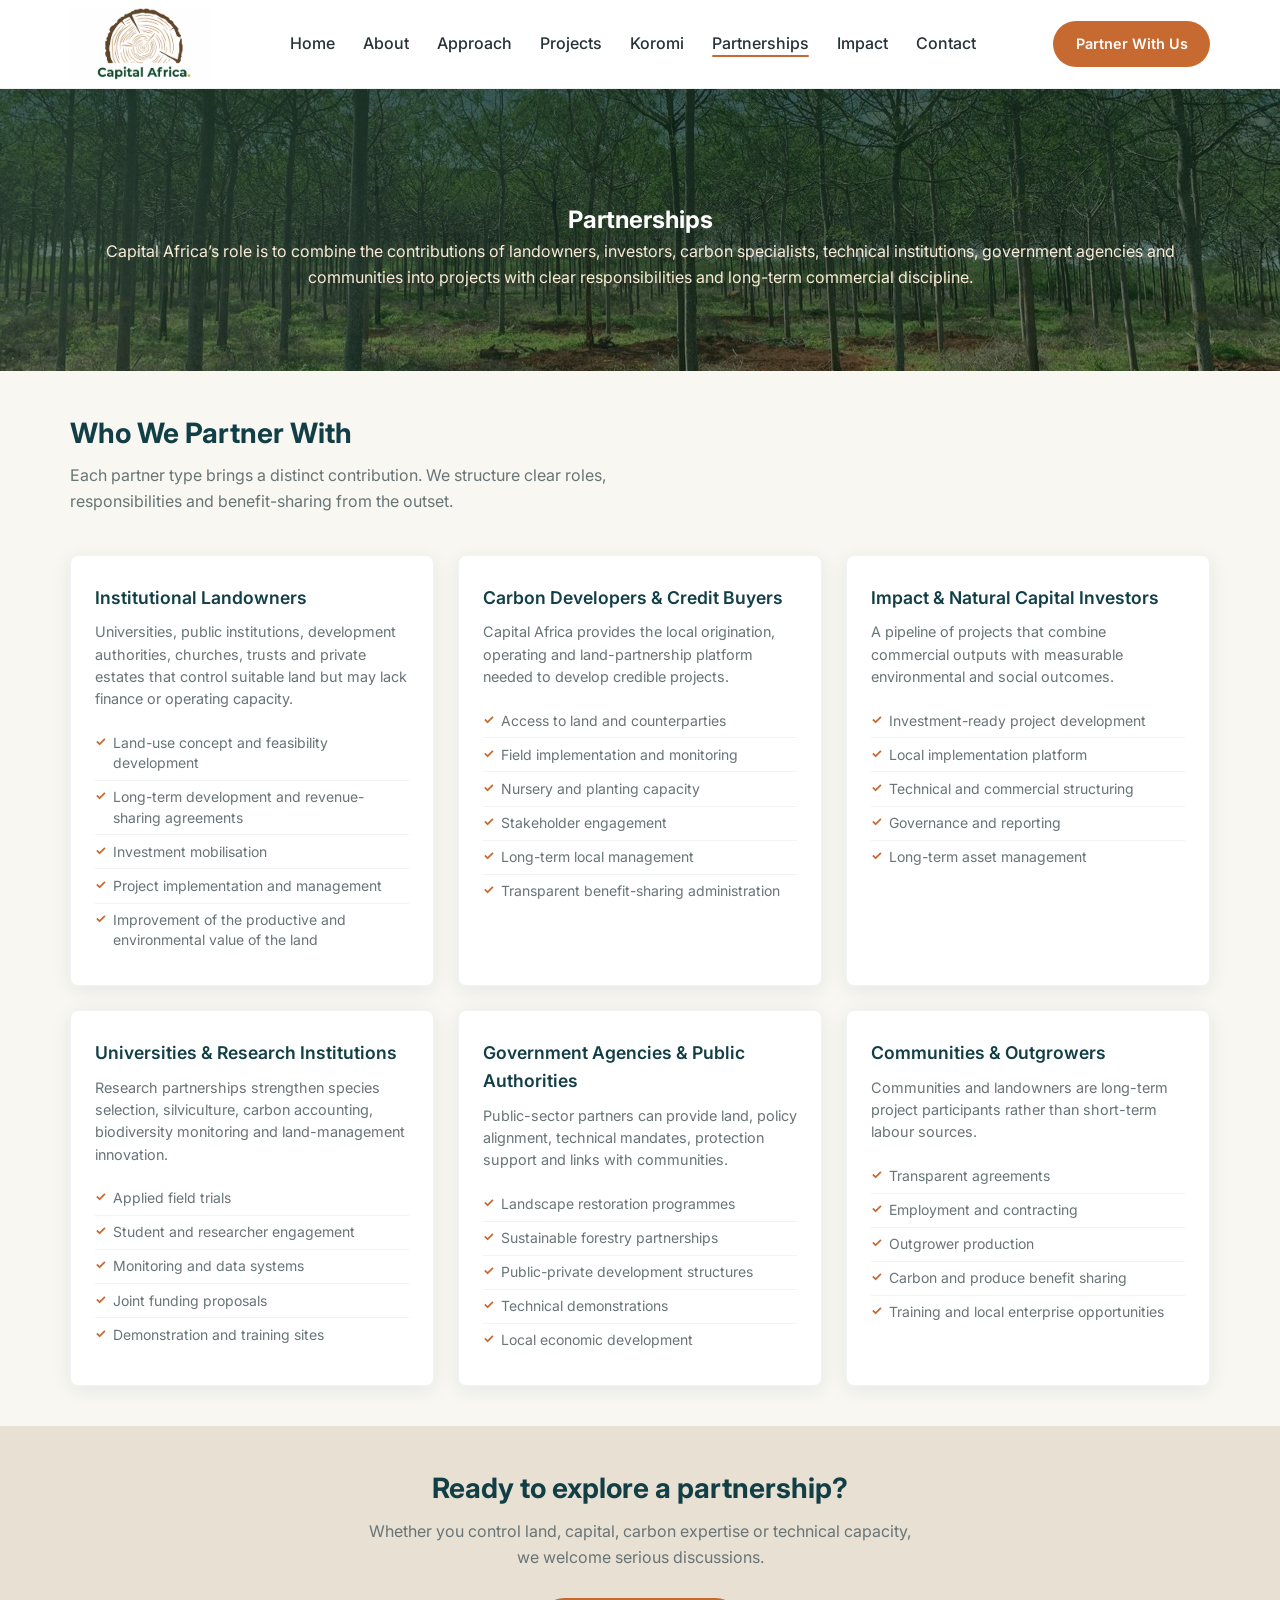
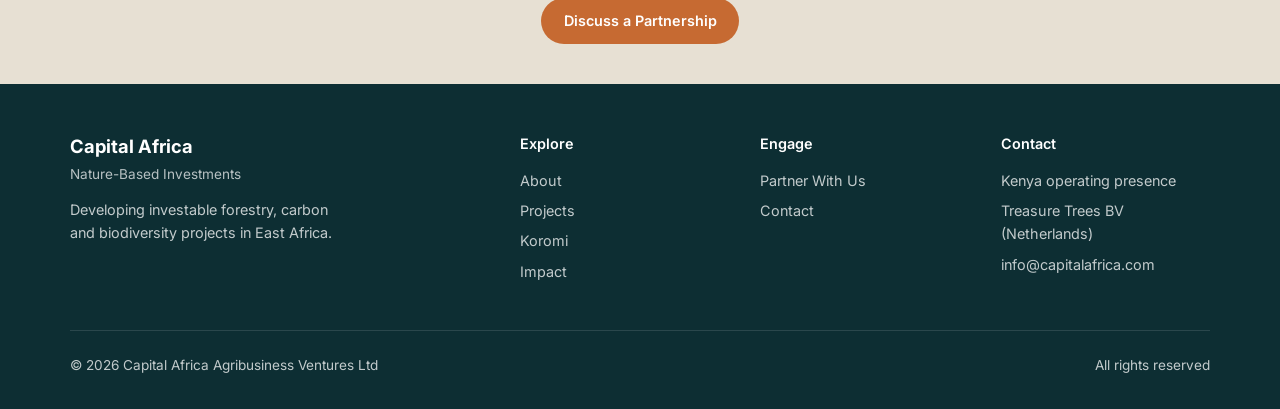
<file: partnerships.html>
<!DOCTYPE html>
<html lang="en">
<head>
  <meta charset="UTF-8">
  <meta name="viewport" content="width=device-width, initial-scale=1.0">
  <title>Partnerships | Capital Africa</title>
  <link href="https://fonts.googleapis.com/css2?family=Inter:wght@400;500;600;700&display=swap" rel="stylesheet">
  <link rel="stylesheet" href="style.css">
  <style>
     .page-hero--partnerships {
  padding: 7rem 0 5rem;
  color: white;
  text-align: center;
  position: relative;
  background: 
    linear-gradient(to bottom, rgba(15, 42, 26, 0.75) 0%, rgba(15, 42, 26, 0.55) 100%),
    url('images/atfarm3.jpeg') center / cover no-repeat;
}
</style>
</head>
<body>

<div id="header"></div>

  <section class="page-hero--partnerships">
    <div class="container">
      <h1 style="color: white;">Partnerships</h1>
      <p style="color: antiquewhite;">Capital Africa’s role is to combine the contributions of landowners, investors, carbon specialists, technical institutions, government agencies and communities into projects with clear responsibilities and long-term commercial discipline.</p>
    </div>
  </section>

  <section>
    <div class="container">
      <h2 class="section-title">Who We Partner With</h2>
      <p class="section-sub">Each partner type brings a distinct contribution. We structure clear roles, responsibilities and benefit-sharing from the outset.</p>

      <div class="partner-grid">
        <div class="partner-card">
          <h3>Institutional Landowners</h3>
          <p>Universities, public institutions, development authorities, churches, trusts and private estates that control suitable land but may lack finance or operating capacity.</p>
          <ul>
            <li>Land-use concept and feasibility development</li>
            <li>Long-term development and revenue-sharing agreements</li>
            <li>Investment mobilisation</li>
            <li>Project implementation and management</li>
            <li>Improvement of the productive and environmental value of the land</li>
          </ul>
        </div>

        <div class="partner-card">
          <h3>Carbon Developers & Credit Buyers</h3>
          <p>Capital Africa provides the local origination, operating and land-partnership platform needed to develop credible projects.</p>
          <ul>
            <li>Access to land and counterparties</li>
            <li>Field implementation and monitoring</li>
            <li>Nursery and planting capacity</li>
            <li>Stakeholder engagement</li>
            <li>Long-term local management</li>
            <li>Transparent benefit-sharing administration</li>
          </ul>
        </div>

        <div class="partner-card">
          <h3>Impact & Natural Capital Investors</h3>
          <p>A pipeline of projects that combine commercial outputs with measurable environmental and social outcomes.</p>
          <ul>
            <li>Investment-ready project development</li>
            <li>Local implementation platform</li>
            <li>Technical and commercial structuring</li>
            <li>Governance and reporting</li>
            <li>Long-term asset management</li>
          </ul>
        </div>

        <div class="partner-card">
          <h3>Universities & Research Institutions</h3>
          <p>Research partnerships strengthen species selection, silviculture, carbon accounting, biodiversity monitoring and land-management innovation.</p>
          <ul>
            <li>Applied field trials</li>
            <li>Student and researcher engagement</li>
            <li>Monitoring and data systems</li>
            <li>Joint funding proposals</li>
            <li>Demonstration and training sites</li>
          </ul>
        </div>

        <div class="partner-card">
          <h3>Government Agencies & Public Authorities</h3>
          <p>Public-sector partners can provide land, policy alignment, technical mandates, protection support and links with communities.</p>
          <ul>
            <li>Landscape restoration programmes</li>
            <li>Sustainable forestry partnerships</li>
            <li>Public-private development structures</li>
            <li>Technical demonstrations</li>
            <li>Local economic development</li>
          </ul>
        </div>

        <div class="partner-card">
          <h3>Communities & Outgrowers</h3>
          <p>Communities and landowners are long-term project participants rather than short-term labour sources.</p>
          <ul>
            <li>Transparent agreements</li>
            <li>Employment and contracting</li>
            <li>Outgrower production</li>
            <li>Carbon and produce benefit sharing</li>
            <li>Training and local enterprise opportunities</li>
          </ul>
        </div>
      </div>
    </div>
  </section>

  <section style="background: var(--sandstone);">
    <div class="container" style="text-align:center;">
      <h2 class="section-title">Ready to explore a partnership?</h2>
      <p style="color:var(--muted); max-width:560px; margin:0 auto 1.75rem;">Whether you control land, capital, carbon expertise or technical capacity, we welcome serious discussions.</p>
      <a href="contact.html" class="btn btn-copper">Discuss a Partnership</a>
    </div>
  </section>

  <div id="footer"></div>

<script>
  async function loadPartial(id, url) {
    const el = document.getElementById(id);
    if (!el) return;
    try {
      const res = await fetch(url);
      if (!res.ok) throw new Error(url + ' not found');
      el.innerHTML = await res.text();
    } catch (err) {
      console.error('Could not load partial:', err);
    }
  }

  Promise.all([
    loadPartial('header', 'header.html'),
    loadPartial('footer', 'footer.html')
  ]).then(() => {
    const hamburger = document.getElementById('hamburger');
    const navLinks  = document.getElementById('navLinks');
    const overlay   = document.getElementById('navOverlay');

    if (!hamburger || !navLinks) {
      console.error('Menu elements not found – check header.html');
      return;
    }

    function toggleMenu() {
      const isOpen = navLinks.classList.toggle('open');
      hamburger.classList.toggle('active');
      if (overlay) overlay.classList.toggle('open');
      hamburger.setAttribute('aria-expanded', isOpen);
      document.body.style.overflow = isOpen ? 'hidden' : '';
    }

    hamburger.addEventListener('click', toggleMenu);
    if (overlay) overlay.addEventListener('click', toggleMenu);

    navLinks.querySelectorAll('a').forEach(link => {
      link.addEventListener('click', () => {
        if (navLinks.classList.contains('open')) toggleMenu();
      });
    });

    // Highlight current page
    const path = location.pathname.split('/').pop() || 'index.html';
    navLinks.querySelectorAll('a').forEach(a => {
      const href = a.getAttribute('href');
      if (href && href.split('/').pop() === path) {
        a.classList.add('active');
      }
    });
  });
</script>
</body>
</html>
</file>
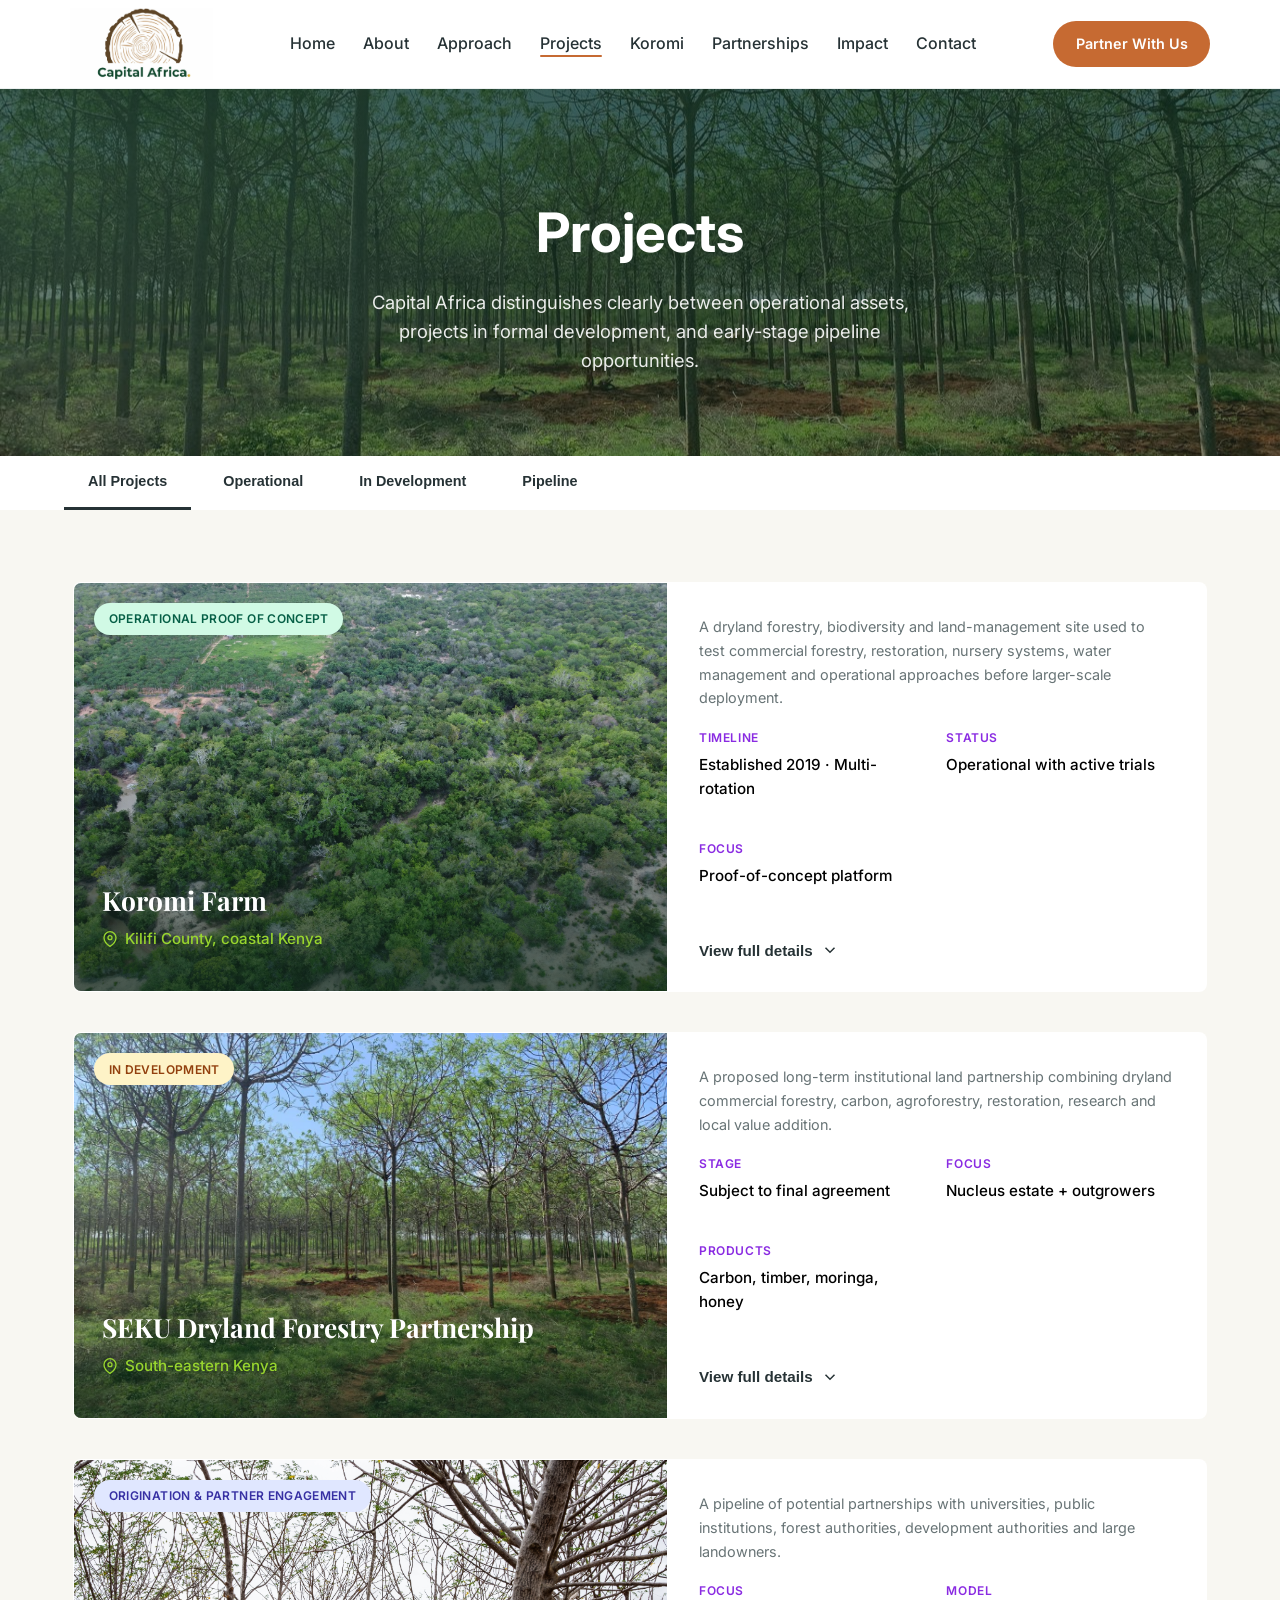
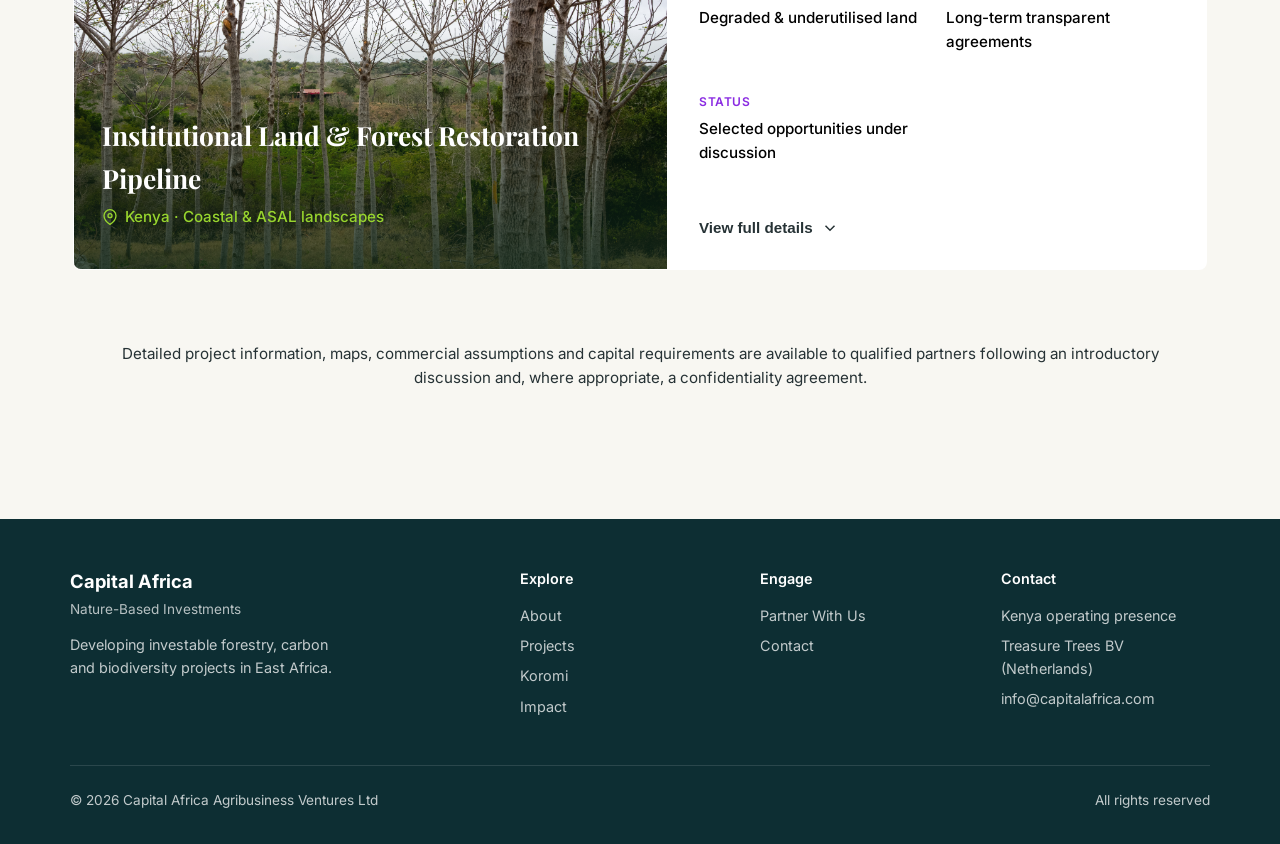
<file: projects.html>
<!DOCTYPE html>
<html lang="en">
<head>
  <meta charset="UTF-8">
  <meta name="viewport" content="width=device-width, initial-scale=1.0">
  <title>Projects | Capital Africa</title>
  <link rel="preconnect" href="https://fonts.googleapis.com" />
  <link rel="preconnect" href="https://fonts.gstatic.com" crossorigin />
  <link href="https://fonts.googleapis.com/css2?family=Inter:wght@400;500;600;700&family=Playfair+Display:wght@600;700&display=swap" rel="stylesheet" />
  <link rel="stylesheet" href="style.css">
  <style>
    /* ===== Projects page enhancements ===== */


    .page-hero--projects {
  padding: 7rem 0 5rem;
  color: white;
  text-align: center;
  position: relative;
  background:
    linear-gradient(to bottom, rgba(19, 52, 32, 0.75) 0%, rgba(15, 42, 26, 0.55) 100%),
    url('images/atfarm3.jpeg') center / cover no-repeat;
}

.page-hero--projects .container {
  position: relative;
  z-index: 1;
}
    .page-hero--projects h1 {
      font-size: clamp(2.4rem, 5vw, 3.4rem);
      font-weight: 700;
      line-height: 1.15;
      margin-bottom: 1.5rem;
      max-width: 700px;
      margin-left: auto;
      margin-right: auto;
    }

    .page-hero--projects p {
      font-size: 1.15rem;
      max-width: 580px;
      margin: 0 auto;
      opacity: 0.9;
      font-weight: 400;
    }

    /* ========== STAGE FILTER ========== */
    .stage-nav {
      background: white;
      border-bottom: 1px solid var(--earth-200);
      position: sticky;
      top: 0;
      z-index: 50;
      box-shadow: var(--shadow-sm);
    }

    .stage-nav-inner {
      max-width: 1200px;
      margin: 0 auto;
      padding: 0 1.5rem;
      display: flex;
      gap: 0.5rem;
      overflow-x: auto;
      scrollbar-width: none;
    }

    .stage-nav-inner::-webkit-scrollbar { display: none; }

    .stage-btn {
      padding: 1.1rem 1.5rem;
      font-size: 0.9rem;
      font-weight: 600;
      color: var(--gray-500);
      background: transparent;
      border: none;
      border-bottom: 3px solid transparent;
      cursor: pointer;
      white-space: nowrap;
      transition: var(--transition);
    }

    .stage-btn:hover {
      color: var(--green-700);
    }

    .stage-btn.active {
      color: var(--green-800);
      border-bottom-color: var(--green-600);
    }

    /* ========== PROJECTS SECTION ========== */
    .projects-section {
      padding: 4.5rem 1.5rem 6rem;
    }

    .section-intro {
      max-width: 640px;
      margin: 0 auto;
      opacity: 0.92;
      line-height: 1.6;
    }

    .section-intro h2 {
      font-family: 'Playfair Display', Georgia, serif;
      font-size: 1.85rem;
      margin-bottom: 0.75rem;
      color: var(--green-900);
    }

    .section-intro p {
      color: var(--gray-500);
      font-size: 1.05rem;
    }

    /* Project Card */
    .project-card {
      background: white;
      border-radius: var(--radius);
      box-shadow: var(--shadow-md);
      overflow: hidden;
      margin-bottom: 2.5rem;
      transition: opacity 0.3s ease, transform 0.3s ease, box-shadow 0.3s ease;
      border: 1px solid transparent;
    }

    .project-card:hover {
      box-shadow: var(--shadow-lg);
      transform: translateY(-4px);
    }

    .project-header {
      display: grid;
      grid-template-columns: 1fr;
      gap: 0;
    }

    @media (min-width: 900px) {
      .project-header {
        grid-template-columns: 1.1fr 1fr;
      }
    }
.project-visual,
.project-visual1,
.project-visual2 {
  min-height: 280px;
  position: relative;
  display: flex;
  align-items: flex-end;
  padding: 1.75rem;
  background-size: cover;
  background-position: center;
  background-repeat: no-repeat;
}

/* Koromi */
.project-visual {
  background-image: url("images/TREASURE TREES.JPG");
}

/* SEKU – use a different project photo if you have one */
.project-visual1 {
  background-image: url("images/atfarm3.jpeg");
}

/* Pipeline */
.project-visual2 {
  background-image: url("images/Koromi-12.jpg");
}

/* Dark gradient so white text stays readable */
.project-visual::after,
.project-visual1::after,
.project-visual2::after {
  content: '';
  position: absolute;
  inset: 0;
  background: linear-gradient(to top, rgba(15, 42, 26, 0.75) 0%, transparent 60%);
  pointer-events: none;
}
    .project-visual::after {
      content: '';
      position: absolute;
      inset: 0;
      background: linear-gradient(to top, rgba(15,42,26,0.7) 0%, transparent 60%);
    }

    .stage-badge {
      position: absolute;
      top: 1.25rem;
      left: 1.25rem;
      z-index: 2;
      padding: 0.4rem 0.9rem;
      border-radius: 100px;
      font-size: 0.75rem;
      font-weight: 600;
      letter-spacing: 0.03em;
      text-transform: uppercase;
    }

    .stage-operational {
      background: #d1fae5;
      color: #065f46;
    }

    .stage-development {
      background: #fef3c7;
      color: #92400e;
    }

    .stage-pipeline {
      background: #e0e7ff;
      color: #3730a3;
    }

    .project-title-block {
      position: relative;
      z-index: 2;
      color: white;
    }

    .project-title-block h3 {
      font-family: 'Playfair Display', Georgia, serif;
      font-size: 1.65rem;
      margin-bottom: 0.35rem;
    }

    .project-location {
      color: #98d52e;
      font-size: 0.95rem;
      font-weight: 500;
      display: flex;
      align-items: center;
      gap: 0.4rem;
    }

    .project-body {
      padding: 2rem 2rem 1.5rem;
    }

    .project-desc {
      font-size: 1.05rem;
      color: var(--earth-800);
      margin-bottom: 1.75rem;
      line-height: 1.65;
    }

    .meta-grid {
      display: grid;
      grid-template-columns: repeat(auto-fit, minmax(180px, 1fr));
      gap: 1.25rem;
      margin-bottom: 1.75rem;
    }

    .meta-item h4 {
      font-size: 0.75rem;
      font-weight: 600;
      text-transform: uppercase;
      letter-spacing: 0.05em;
      color: blueviolet;
      margin-bottom: 0.35rem;
    }

    .meta-item p {
      font-size: 0.95rem;
      font-weight: 500;
      color: black;
    }

    .expand-btn {
      display: inline-flex;
      align-items: center;
      gap: 0.5rem;
      background: none;
      border: none;
      color: var(--green-700);
      font-weight: 600;
      font-size: 0.95rem;
      cursor: pointer;
      padding: 0.5rem 0;
      transition: var(--transition);
    }

    .expand-btn:hover {
      color: var(--green-900);
    }

    .expand-btn svg {
      transition: transform 0.3s ease;
    }

    .expand-btn.open svg {
      transform: rotate(180deg);
    }

    .project-details {
      max-height: 0;
      overflow: hidden;
      transition: max-height 0.45s cubic-bezier(0.4, 0, 0.2, 1);
      background: var(--earth-50);
      border-top: 1px solid var(--earth-200);
    }

    .project-details.open {
      max-height: 1200px;
    }

    .details-inner {
      padding: 2rem;
      display: grid;
      gap: 2rem;
    }

    @media (min-width: 768px) {
      .details-inner {
        grid-template-columns: 1fr 1fr;
      }
    }

    .detail-block h4 {
      font-size: 0.8rem;
      font-weight: 600;
      text-transform: uppercase;
      letter-spacing: 0.05em;
      color: var(--green-700);
      margin-bottom: 0.6rem;
    }

    .detail-block p,
    .detail-block ul {
      font-size: 0.95rem;
      color: var(--earth-800);
      line-height: 1.6;
    }

    .detail-block ul {
      list-style: none;
      padding-left: 0;
    }

    .detail-block li {
      position: relative;
      padding-left: 1.2rem;
      margin-bottom: 0.4rem;
    }

    .detail-block li::before {
      content: '→';
      position: absolute;
      left: 0;
      color: var(--green-600);
      font-weight: 600;
    }

    /* CTA */
    .project-cta {
      margin-top: 1.5rem;
      padding-top: 1.5rem;
      border-top: 1px solid var(--earth-200);
      grid-column: 1 / -1;
    }

    .cta-box {
      background: linear-gradient(135deg, var(--green-800), var(--green-700));
      color: white;
      border-radius: var(--radius-sm);
      padding: 1.75rem 2rem;
      display: flex;
      flex-wrap: wrap;
      align-items: center;
      justify-content: space-between;
      gap: 1.25rem;
    }

    .cta-box p {
      font-size: 1rem;
      max-width: 520px;
      opacity: 0.95;
    }

    .btn-primary {
      display: inline-flex;
      align-items: center;
      gap: 0.5rem;
      background: white;
      color: var(--green-900);
      font-weight: 600;
      font-size: 0.95rem;
      padding: 0.85rem 1.5rem;
      border-radius: 100px;
      text-decoration: none;
      transition: var(--transition);
      border: none;
      cursor: pointer;
    }

    .btn-primary:hover {
      background: var(--earth-100);
      transform: translateY(-2px);
      box-shadow: 0 6px 16px rgba(0,0,0,0.12);
    }

    /* Footer note */
    .pipeline-note {
      text-align: center;
      padding: 2rem 1.5rem;
      color: var(--gray-500);
      font-size: 0.95rem;
    }

    /* Simple site footer (in case style.css footer is missing) */
    .site-footer {
      background: #0f2a1a;
      color: rgba(255,255,255,0.85);
      padding: 3.5rem 1.5rem 2rem;
    }
    .site-footer .footer-inner {
      max-width: 1200px;
      margin: 0 auto;
      display: grid;
      gap: 2.5rem;
      grid-template-columns: 1.4fr 1fr 1fr;
    }
    @media (max-width: 768px) {
      .site-footer .footer-inner {
        grid-template-columns: 1fr;
      }
    }
    .site-footer h4 {
      color: white;
      font-size: 0.95rem;
      margin-bottom: 1rem;
      font-weight: 600;
    }
    .site-footer a {
      color: rgba(255,255,255,0.75);
      text-decoration: none;
      display: block;
      margin-bottom: 0.45rem;
      font-size: 0.9rem;
    }
    .site-footer a:hover {
      color: white;
    }
    .site-footer .footer-brand {
      font-family: 'Playfair Display', Georgia, serif;
      font-size: 1.35rem;
      color: white;
      margin-bottom: 0.5rem;
    }
    .site-footer .footer-tag {
      font-size: 0.9rem;
      opacity: 0.8;
      margin-bottom: 1rem;
    }
    .site-footer .footer-bottom {
      max-width: 1200px;
      margin: 2.5rem auto 0;
      padding-top: 1.5rem;
      border-top: 1px solid rgba(255,255,255,0.12);
      font-size: 0.85rem;
      opacity: 0.7;
      text-align: center;
    }

    /* Responsive tweaks */
    @media (max-width: 640px) {
      .page-hero--projects {
        padding: 5rem 1.25rem 3.5rem;
      }
      .project-body {
        padding: 1.5rem;
      }
      .details-inner {
        padding: 1.5rem;
      }
    }
  </style>
</head>
<body>

<div id="header"></div>

<!-- Hero -->
<section class="page-hero--projects">
  <div class="container">
    <div class="hero-label"></div>
    <h1>Projects</h1>
    <p>Capital Africa distinguishes clearly between operational assets, projects in formal development, and early-stage pipeline opportunities.</p>
  </div>
</section>

<!-- STAGE NAV -->
<nav class="stage-nav">
  <div class="stage-nav-inner">
    <button class="stage-btn active" data-stage="all">All Projects</button>
    <button class="stage-btn" data-stage="operational">Operational</button>
    <button class="stage-btn" data-stage="development">In Development</button>
    <button class="stage-btn" data-stage="pipeline">Pipeline</button>
  </div>
</nav>

<!-- PROJECTS -->
<section class="projects-section">
  <div class="container">

    <!-- 4.1 Koromi Farm -->
    <article class="project-card" data-stage="operational">
      <div class="project-header">
        <div class="project-visual">
          <span class="stage-badge stage-operational">Operational Proof of Concept</span>
          <div class="project-title-block">
            <h3>Koromi Farm</h3>
            <div class="project-location">
              <svg width="16" height="16" viewBox="0 0 24 24" fill="none" stroke="currentColor" stroke-width="2"><path d="M21 10c0 7-9 13-9 13s-9-6-9-13a9 9 0 0 1 18 0z"/><circle cx="12" cy="10" r="3"/></svg>
              Kilifi County, coastal Kenya
            </div>
          </div>
        </div>
        <div class="project-body">
          <p class="project-desc">
            A dryland forestry, biodiversity and land-management site used to test commercial forestry, restoration, nursery systems, water management and operational approaches before larger-scale deployment.
          </p>
          <div class="meta-grid">
            <div class="meta-item">
              <h4>Timeline</h4>
              <p>Established 2019 · Multi-rotation</p>
            </div>
            <div class="meta-item">
              <h4>Status</h4>
              <p>Operational with active trials</p>
            </div>
            <div class="meta-item">
              <h4>Focus</h4>
              <p>Proof-of-concept platform</p>
            </div>
          </div>
          <button class="expand-btn" aria-expanded="false">
            View full details
            <svg width="18" height="18" viewBox="0 0 24 24" fill="none" stroke="currentColor" stroke-width="2"><polyline points="6 9 12 15 18 9"/></svg>
          </button>
        </div>
      </div>

      <div class="project-details">
        <div class="details-inner">
          <div class="detail-block">
            <h4>Objectives</h4>
            <ul>
              <li>Validate dryland forestry systems</li>
              <li>Produce commercial timber assets</li>
              <li>Conserve and restore natural vegetation</li>
              <li>Test species and planting density</li>
              <li>Develop operational capacity</li>
              <li>Monitor biodiversity</li>
            </ul>
          </div>
          <div class="detail-block">
            <h4>Environmental Benefits</h4>
            <ul>
              <li>Increased tree cover & indigenous species</li>
              <li>Habitat protection and soil cover</li>
              <li>Reduced erosion</li>
              <li>Water-management improvements</li>
              <li>Ongoing biodiversity monitoring</li>
            </ul>
          </div>
          <div class="detail-block">
            <h4>Revenue Model</h4>
            <p>Long-term timber, poles, honey and potential carbon or biodiversity value. Koromi is primarily a proof-of-concept and operating platform rather than a stand-alone investment offering.</p>
          </div>
          <div class="detail-block">
            <h4>Current Status</h4>
            <p>Operational, with established forestry blocks, conservation areas, water infrastructure and ongoing trials.</p>
          </div>
          <div class="project-cta">
            <div class="cta-box">
              <p>Detailed project information, maps, commercial assumptions and capital requirements are available to qualified partners.</p>
              <a href="contact.html" class="btn-primary">Request information →</a>
            </div>
          </div>
        </div>
        <div style="padding: 0 2rem 2rem;">
          <a href="koromi.html" class="btn btn-teal">Explore Koromi →</a>
        </div>
      </div>
    </article>

    <!-- 4.2 SEKU Partnership -->
    <article class="project-card" data-stage="development">
      <div class="project-header">
        <div class="project-visual1">
          <span class="stage-badge stage-development">In Development</span>
          <div class="project-title-block">
            <h3>SEKU Dryland Forestry Partnership</h3>
            <div class="project-location">
              <svg width="16" height="16" viewBox="0 0 24 24" fill="none" stroke="currentColor" stroke-width="2"><path d="M21 10c0 7-9 13-9 13s-9-6-9-13a9 9 0 0 1 18 0z"/><circle cx="12" cy="10" r="3"/></svg>
              South-eastern Kenya
            </div>
          </div>
        </div>
        <div class="project-body">
          <p class="project-desc">
            A proposed long-term institutional land partnership combining dryland commercial forestry, carbon, agroforestry, restoration, research and local value addition.
          </p>
          <div class="meta-grid">
            <div class="meta-item">
              <h4>Stage</h4>
              <p>Subject to final agreement</p>
            </div>
            <div class="meta-item">
              <h4>Focus</h4>
              <p>Nucleus estate + outgrowers</p>
            </div>
            <div class="meta-item">
              <h4>Products</h4>
              <p>Carbon, timber, moringa, honey</p>
            </div>
          </div>
          <button class="expand-btn" aria-expanded="false">
            View full details
            <svg width="18" height="18" viewBox="0 0 24 24" fill="none" stroke="currentColor" stroke-width="2"><polyline points="6 9 12 15 18 9"/></svg>
          </button>
        </div>
      </div>

      <div class="project-details">
        <div class="details-inner">
          <div class="detail-block">
            <h4>Objectives</h4>
            <ul>
              <li>Develop a scalable nucleus forestry estate</li>
              <li>Establish conservation corridors</li>
              <li>Create commercial outgrower & smallholder programmes</li>
              <li>Develop carbon assets</li>
              <li>Build nursery and processing infrastructure</li>
            </ul>
          </div>
          <div class="detail-block">
            <h4>Environmental Benefits</h4>
            <ul>
              <li>Large-scale tree establishment</li>
              <li>Restoration of degraded land</li>
              <li>Improved soil cover and infiltration</li>
              <li>Habitat connectivity</li>
              <li>Reduced pressure on natural forests</li>
            </ul>
          </div>
          <div class="detail-block">
            <h4>Revenue Model</h4>
            <p>Carbon, poles, sustainable timber, moringa, honey and other compatible products. Detailed economics remain confidential.</p>
          </div>
          <div class="detail-block">
            <h4>Current Status</h4>
            <p>Partnership concept under development. Public wording must be approved by SEKU before launch.</p>
          </div>
          <div class="project-cta">
            <div class="cta-box">
              <p>Detailed project information is available to qualified partners following an introductory discussion and confidentiality agreement.</p>
              <a href="contact.html" class="btn-primary">Request information →</a>
            </div>
          </div>
        </div>
      </div>
    </article>

    <!-- 4.3 Pipeline -->
    <article class="project-card" data-stage="pipeline">
      <div class="project-header">
        <div class="project-visual2">
          <span class="stage-badge stage-pipeline">Origination & Partner Engagement</span>
          <div class="project-title-block">
            <h3>Institutional Land & Forest Restoration Pipeline</h3>
            <div class="project-location">
              <svg width="16" height="16" viewBox="0 0 24 24" fill="none" stroke="currentColor" stroke-width="2"><path d="M21 10c0 7-9 13-9 13s-9-6-9-13a9 9 0 0 1 18 0z"/><circle cx="12" cy="10" r="3"/></svg>
              Kenya · Coastal & ASAL landscapes
            </div>
          </div>
        </div>
        <div class="project-body">
          <p class="project-desc">
            A pipeline of potential partnerships with universities, public institutions, forest authorities, development authorities and large landowners.
          </p>
          <div class="meta-grid">
            <div class="meta-item">
              <h4>Focus</h4>
              <p>Degraded & underutilised land</p>
            </div>
            <div class="meta-item">
              <h4>Model</h4>
              <p>Long-term transparent agreements</p>
            </div>
            <div class="meta-item">
              <h4>Status</h4>
              <p>Selected opportunities under discussion</p>
            </div>
          </div>
          <button class="expand-btn" aria-expanded="false">
            View full details
            <svg width="18" height="18" viewBox="0 0 24 24" fill="none" stroke="currentColor" stroke-width="2"><polyline points="6 9 12 15 18 9"/></svg>
          </button>
        </div>
      </div>

      <div class="project-details">
        <div class="details-inner">
          <div class="detail-block">
            <h4>Objectives</h4>
            <p>Transform degraded and underutilised land into productive forestry, carbon and biodiversity assets under transparent long-term agreements.</p>
          </div>
          <div class="detail-block">
            <h4>Environmental Benefits</h4>
            <ul>
              <li>Restoration & sustainable forestry</li>
              <li>Assisted natural regeneration</li>
              <li>Landscape connectivity</li>
              <li>Community agroforestry</li>
            </ul>
          </div>
          <div class="detail-block">
            <h4>Revenue Model</h4>
            <p>Project-specific combinations of carbon, timber, biodiversity, honey, agroforestry and land-value improvement.</p>
          </div>
          <div class="detail-block">
            <h4>Current Status</h4>
            <p>Selected opportunities are under discussion. Detailed information is available to qualified partners.</p>
          </div>
          <div class="project-cta">
            <div class="cta-box">
              <p>We welcome discussions with aligned institutional landowners and partners.</p>
              <a href="contact.html" class="btn-primary">Start a conversation →</a>
            </div>
          </div>
        </div>
      </div>
    </article>

    <p class="pipeline-note">
      Detailed project information, maps, commercial assumptions and capital requirements are available to qualified partners following an introductory discussion and, where appropriate, a confidentiality agreement.
    </p>

  </div>
</section>

<!-- FOOTER -->
<div id="footer"></div>

<script>
  async function loadPartial(id, url) {
    const el = document.getElementById(id);
    if (!el) return;
    try {
      const res = await fetch(url);
      if (!res.ok) throw new Error(url + ' not found');
      el.innerHTML = await res.text();
    } catch (err) {
      console.error('Could not load partial:', err);
    }
  }

  Promise.all([
    loadPartial('header', 'header.html'),
    loadPartial('footer', 'footer.html')
  ]).then(() => {
    const hamburger = document.getElementById('hamburger');
    const navLinks  = document.getElementById('navLinks');
    const overlay   = document.getElementById('navOverlay');

    if (!hamburger || !navLinks) {
      console.error('Menu elements not found – check header.html');
      return;
    }

    function toggleMenu() {
      const isOpen = navLinks.classList.toggle('open');
      hamburger.classList.toggle('active');
      if (overlay) overlay.classList.toggle('open');
      hamburger.setAttribute('aria-expanded', isOpen);
      document.body.style.overflow = isOpen ? 'hidden' : '';
    }

    hamburger.addEventListener('click', toggleMenu);
    if (overlay) overlay.addEventListener('click', toggleMenu);

    navLinks.querySelectorAll('a').forEach(link => {
      link.addEventListener('click', () => {
        if (navLinks.classList.contains('open')) toggleMenu();
      });
    });

    // Highlight current page
    const path = location.pathname.split('/').pop() || 'index.html';
    navLinks.querySelectorAll('a').forEach(a => {
      const href = a.getAttribute('href');
      if (href && href.split('/').pop() === path) {
        a.classList.add('active');
      }
    });
  });
</script>

<script>
  // Expand / Collapse – FIXED: find .project-details inside the same card
  document.querySelectorAll('.expand-btn').forEach(btn => {
    btn.addEventListener('click', () => {
      const card = btn.closest('.project-card');
      const details = card.querySelector('.project-details');
      if (!details) return;

      const isOpen = details.classList.contains('open');

      details.classList.toggle('open');
      btn.classList.toggle('open');
      btn.setAttribute('aria-expanded', String(!isOpen));

      btn.innerHTML = isOpen
        ? `View full details <svg width="18" height="18" viewBox="0 0 24 24" fill="none" stroke="currentColor" stroke-width="2"><polyline points="6 9 12 15 18 9"/></svg>`
        : `Hide details <svg width="18" height="18" viewBox="0 0 24 24" fill="none" stroke="currentColor" stroke-width="2"><polyline points="6 9 12 15 18 9"/></svg>`;
    });
  });

  // Stage filter
  const stageBtns = document.querySelectorAll('.stage-btn');
  const cards = document.querySelectorAll('.project-card');

  stageBtns.forEach(btn => {
    btn.addEventListener('click', () => {
      stageBtns.forEach(b => b.classList.remove('active'));
      btn.classList.add('active');

      const stage = btn.dataset.stage;

      cards.forEach(card => {
        if (stage === 'all' || card.dataset.stage === stage) {
          card.style.display = 'block';
          requestAnimationFrame(() => { card.style.opacity = '1'; });
        } else {
          card.style.opacity = '0';
          setTimeout(() => {
            if (card.style.opacity === '0') card.style.display = 'none';
          }, 300);
        }
      });
    });
  });
</script>

</body>
</html>
</file>
<file: style.css>
* {
   margin: 0; 
   padding: 0; 
   box-sizing: border-box;
   }

:root {
      --teal: #123F46;
      --teal-dark: #0d2e33;
      --warm-white: #F8F7F2;
      --white: #FFFFFF;
      --sandstone: #E7E0D3;
      --olive: #6F7D54;
      --copper: #C66A32;
      --charcoal: #263235;
      --muted: #687476;
      --shadow: 0 4px 20px rgba(18, 63, 70, 0.08);
      --radius: 8px;
    }

.container {
  width: min(1140px, 92%);
  margin-inline: auto;
}

a {
  color: inherit;
  text-decoration: none;
}
 .process-steps { display: grid; gap: 1.25rem; }
    .step { display: grid; grid-template-columns: 70px 1fr; gap: 1.5rem; background: var(--white); padding: 1.5rem; border-radius: var(--radius); box-shadow: var(--shadow); }
    .step-num { width: 50px; height: 50px; background: var(--teal); color: white; border-radius: 50%; display: flex; align-items: center; justify-content: center; font-weight: 700; font-size: 1.2rem; }
    .step h3 { color: var(--teal); margin-bottom: 0.4rem; }
    .step p { color: var(--muted); font-size: 0.95rem; }
    .process-flow { display: flex; flex-wrap: wrap; gap: 0.5rem; align-items: center; justify-content: center; background: var(--sandstone); padding: 1.75rem; border-radius: var(--radius); margin: 2.5rem 0; font-size: 0.9rem; font-weight: 600; color: var(--teal); text-align: center; }
    .process-flow span { background: var(--white); padding: 0.5rem 0.9rem; border-radius: 4px; }
    .revenue-table { width: 100%; border-collapse: collapse; background: var(--white); border-radius: var(--radius); overflow: hidden; box-shadow: var(--shadow); }
    .revenue-table th, .revenue-table td { padding: 1rem 1.25rem; text-align: left; border-bottom: 1px solid rgba(18,63,70,0.08); }
    .revenue-table th { background: var(--teal); color: white; font-weight: 600; }
    .revenue-table tr:last-child td { border-bottom: none; }
    footer { background: var(--teal-dark); color: rgba(255,255,255,0.75); padding: 3rem 0 2rem; font-size: 0.9rem; }
    .footer-grid { display: grid; grid-template-columns: 2fr 1fr 1fr 1fr; gap: 2rem; margin-bottom: 2.5rem; }
    .footer-brand { color: white; font-weight: 700; font-size: 1.15rem; }
    .footer-brand span { display: block; font-weight: 400; font-size: 0.85rem; opacity: 0.7; }
    footer h4 { color: white; font-size: 0.9rem; margin-bottom: 0.9rem; }
    footer ul { list-style: none; }
    footer li { margin-bottom: 0.45rem; }
    .footer-bottom { border-top: 1px solid rgba(255,255,255,0.12); padding-top: 1.5rem; display: flex; justify-content: space-between; font-size: 0.85rem; }


.logo {
  display: flex;
  align-items: center;
  text-decoration: none;
  flex-shrink: 0;
  line-height: 0;
  z-index: 1002;
}

.logo-img {
  height: 72px;
  width: auto;
  max-width: 240px;
  object-fit: contain;
  display: block;
}

.nav {
  position: sticky;
  top: 0;
  z-index: 1000;
  background: rgba(255, 255, 255, 0.97);
  backdrop-filter: blur(10px);
  border-bottom: 1px solid rgba(18, 63, 70, 0.08);
}

.nav-inner {
  display: flex;
  align-items: center;
  justify-content: space-between;
  height: 88px;
  gap: 1.25rem;
  position: relative;
}

/* Desktop links */
.nav-links {
  display: flex;
  align-items: center;
  gap: 1.75rem;
  list-style: none;
  margin: 0;
  padding: 0;
}

.nav-links a {
  position: relative;
  font-weight: 500;
  color: var(--charcoal);
  transition: color 0.25s ease;
}
.nav-links a.active::after {
  content: '';
  position: absolute;
  left: 0;
  bottom: -4px;
  width: 100%;
  height: 2.5px;
  background: var(--copper);
  border-radius: 2px;
}

.mobile-cta {
  display: none;
}

.desktop-cta {
  display: inline-flex;
}

/* Buttons */
.btn {
  display: inline-flex;
  align-items: center;
  justify-content: center;
  padding: 0.7rem 1.4rem;
  border-radius: 24px;
  font-weight: 600;
  font-size: 0.9rem;
  border: none;
  cursor: pointer;
  white-space: nowrap;
  transition: all 0.2s ease;
}

.btn-copper {
  background: var(--copper);
  color: white;
}

.btn-copper:hover {
  background: #b55a28;
  transform: translateY(-1px);
}

.btn-teal {
  background: var(--teal);
  color: white;
}

.btn-teal:hover {
  background: var(--teal-dark);
  transform: translateY(-1px);
}

/* Hamburger */
.hamburger {
  display: none;
  flex-direction: column;
  justify-content: center;
  gap: 6px;
  background: none;
  border: none;
  cursor: pointer;
  padding: 10px;
  z-index: 1002;
}

.hamburger span {
  display: block;
  width: 24px;
  height: 2px;
  background: var(--teal);
  border-radius: 2px;
  transition: all 0.3s cubic-bezier(0.4, 0, 0.2, 1);
  transform-origin: center;
}

/* Hamburger → X */
.hamburger.active span:nth-child(1) {
  transform: translateY(8px) rotate(45deg);
}
.hamburger.active span:nth-child(2) {
  opacity: 0;
  transform: scaleX(0);
}
.hamburger.active span:nth-child(3) {
  transform: translateY(-8px) rotate(-45deg);
}

/* Overlay */
.nav-overlay {
  position: fixed;
  inset: 0;
  background: rgb(255, 255, 255);
  opacity: 0;
  visibility: hidden;
  transition: opacity 0.35s ease, visibility 0.35s ease;
  z-index: 999;
  backdrop-filter: blur(2px);
}

.nav-overlay.open {
  opacity: 1;
  visibility: visible;
}

@media (max-width: 900px) {
  .nav-inner {
    height: 76px;
  }

  .logo-img {
    height: 56px;
    max-width: 190px;
  }

  .desktop-cta {
    display: none;          /* no CTA on mobile */
  }

  .hamburger {
    display: flex;
  }

  .nav-links {
    position: fixed;
    top: 0;
    right: 0;
    height: 70vh;
    width: min(320px, 85vw);
    background: var(--white);
    flex-direction: column;
    align-items: stretch;
    justify-content: flex-start;
    gap: 0.35rem;
    padding: 6rem 1.75rem 2.5rem;
    transform: translateX(100%);
    transition: transform 0.4s cubic-bezier(0.22, 1, 0.36, 1);
    z-index: 1001;
    overflow-y: auto;
  }

  .nav-links.open {
    transform: translateX(0);
  }

  .nav-links li {
    opacity: 0;
    transform: translateX(24px);
    transition: opacity 0.35s ease, transform 0.35s ease;
  }

  .nav-links.open li {
    opacity: 1;
    transform: translateX(0);
  }

  .nav-links.open li:nth-child(1) { transition-delay: 0.05s; }
  .nav-links.open li:nth-child(2) { transition-delay: 0.09s; }
  .nav-links.open li:nth-child(3) { transition-delay: 0.13s; }
  .nav-links.open li:nth-child(4) { transition-delay: 0.17s; }
  .nav-links.open li:nth-child(5) { transition-delay: 0.21s; }
  .nav-links.open li:nth-child(6) { transition-delay: 0.25s; }
  .nav-links.open li:nth-child(7) { transition-delay: 0.29s; }
  .nav-links.open li:nth-child(8) { transition-delay: 0.33s; }

  .nav-links a {
    display: block;
    font-size: 1.15rem;
    font-weight: 500;
    padding: 0.85rem 0.5rem;
    
  }

  .nav-links a:hover,
  .nav-links a.active {
    background: rgba(18, 63, 70, 0.07);
    color: var(--teal);
  }

  .nav-links a.active::after {
    display: none;
  }
}
@media (max-width: 400px) {
  .logo-img {
    height: 48px;
    max-width: 160px;
  }

  .nav-inner {
    height: 70px;
  }

  .btn {
    display: none;
  }
}

 body {
      font-family: 'Inter', system-ui, sans-serif;
      background: var(--warm-white);
      color: var(--charcoal);
      line-height: 1.6;
      font-size: 16px;
      overflow-x: hidden;
    }

   
    /*  INTRO  */
    .intro {
      padding: 3.5rem 0 2.5rem;
      text-align: center;
    }
    .intro p {
      max-width: 780px;
      margin: 0 auto;
      font-size: 1.1rem;
      color: var(--muted);
      line-height: 1.7;
    }

    /* STATS (subtle parallax band) */
    .stats {
      position: relative;
      padding: 3rem 0;
      overflow: hidden;
      background: var(--sandstone);
    }
    .stats-parallax {
      position: absolute;
      inset: -40px 0;
      background: linear-gradient(rgba(231,224,211,0.92), rgba(231,224,211,0.92)),
                  url('https://images.unsplash.com/photo-1441974231531-c6227db76b6e?w=1400&q=70') center/cover;
      will-change: transform;
      opacity: 0.25;
    }
    .stats-grid {
      position: relative;
      z-index: 2;
      display: grid;
      grid-template-columns: repeat(auto-fit, minmax(140px, 1fr));
      gap: 1.5rem;
      text-align: center;
    }
    .stat-number {
      font-size: 1.75rem;
      font-weight: 700;
      color: var(--teal);
    }
    .stat-label {
      font-size: 0.85rem;
      color: var(--muted);
      margin-top: 0.25rem;
    }

    /*  SECTIONS */
    section { padding: 4.5rem 0; }
    .section-title {
      font-size: 1.75rem;
      font-weight: 700;
      color: var(--teal);
      margin-bottom: 0.5rem;
    }
    .section-sub {
      color: var(--muted);
      margin-bottom: 2.5rem;
      max-width: 560px;
    }

    .pillars {
      display: grid;
      grid-template-columns: repeat(4, 1fr);
      gap: 1.25rem;
    }
    .pillar-card {
      background: var(--white);
      border-radius: var(--radius);
      padding: 1.75rem 1.5rem;
      box-shadow: var(--shadow);
      border: 1px solid rgba(18,63,70,0.06);
      transition: transform 0.2s, box-shadow 0.2s;
    }
    .pillar-card:hover {
      transform: translateY(-3px);
      box-shadow: 0 8px 28px rgba(18,63,70,0.12);
    }
    .pillar-icon {
      width: 42px;
      height: 42px;
      background: rgba(18,63,70,0.08);
      border-radius: 10px;
      display: flex;
      align-items: center;
      justify-content: center;
      margin-bottom: 1rem;
      font-size: 1.15rem;
      font-weight: 700;
      color: var(--teal);
    }
    .pillar-card h3 {
      font-size: 1.05rem;
      font-weight: 600;
      color: var(--teal);
      margin-bottom: 0.5rem;
    }
    .pillar-card p {
      font-size: 0.9rem;
      color: var(--muted);
      line-height: 1.55;
    }

/* ===== Investment Themes – mobile first ===== */
.themes-section {
  background: var(--warm-white);
  padding: 3.25rem 0 3.75rem;
}

.themes-section .section-header {
  text-align: left;          /* easier to read on small screens */
  max-width: 36rem;
  margin: 0 0 1.75rem;
}

.section-eyebrow {
  font-size: 0.75rem;
  font-weight: 600;
  letter-spacing: 0.08em;
  text-transform: uppercase;
  color: var(--copper);
  margin-bottom: 0.45rem;
}

.themes-section .section-title {
  font-size: 1.5rem;
  margin-bottom: 0.5rem;
}

.themes-section .section-sub {
  margin: 0;
  color: var(--muted);
  font-size: 0.98rem;
  line-height: 1.6;
}

/* Grid – 1 column by default */
.themes-grid {
  display: grid;
  grid-template-columns: 1fr;
  gap: 0.85rem;
}

/* Card */
.theme-card {
  position: relative;
  background: var(--white);
  border: 1px solid rgba(18, 63, 70, 0.07);
  border-radius: 12px;
  padding: 1.25rem 1.2rem 1.3rem;
  transition: transform 0.25s ease, box-shadow 0.25s ease, border-color 0.25s ease;
  overflow: hidden;
}

.theme-card::before {
  content: '';
  position: absolute;
  top: 0;
  left: 0;
  right: 0;
  height: 3px;
  background: var(--olive);
  opacity: 0.9;
  transition: background 0.25s ease;
}

.theme-number {
  display: inline-block;
  font-size: 0.7rem;
  font-weight: 700;
  letter-spacing: 0.06em;
  color: var(--olive);
  margin-bottom: 0.5rem;
}

.theme-card h3 {
  font-size: 1rem;
  font-weight: 600;
  color: var(--teal);
  line-height: 1.35;
  margin: 0 0 0.4rem;
}

.theme-card p {
  font-size: 0.875rem;
  color: var(--muted);
  line-height: 1.5;
  margin: 0;
}

/* Hover only when the device supports it */
@media (hover: hover) {
  .theme-card:hover {
    transform: translateY(-4px);
    border-color: rgba(198, 106, 50, 0.2);
    box-shadow: 0 12px 28px rgba(18, 63, 70, 0.09);
  }

  .theme-card:hover::before {
    background: var(--copper);
  }

  .theme-card:hover .theme-number {
    color: var(--copper);
  }
}

/* ----- Tablet (2 columns) ----- */
@media (min-width: 600px) {
  .themes-section {
    padding: 4rem 0 4.5rem;
  }

  .themes-section .section-header {
    text-align: center;
    margin-left: auto;
    margin-right: auto;
    margin-bottom: 2.25rem;
  }

  .themes-section .section-title {
    font-size: 1.65rem;
  }

  .themes-section .section-sub {
    font-size: 1.02rem;
  }

  .themes-grid {
    grid-template-columns: repeat(2, 1fr);
    gap: 1rem;
  }

  .theme-card {
    padding: 1.4rem 1.35rem 1.45rem;
  }
}

/* ----- Desktop (3 columns) ----- */
@media (min-width: 960px) {
  .themes-section {
    padding: 5rem 0 5.5rem;
  }

  .themes-section .section-header {
    margin-bottom: 2.75rem;
  }

  .themes-section .section-title {
    font-size: 1.75rem;
  }

  .themes-grid {
    grid-template-columns: repeat(3, 1fr);
    gap: 1.25rem;
  }

  .theme-card {
    padding: 1.65rem 1.5rem 1.6rem;
    border-radius: 14px;
  }

  .theme-card h3 {
    font-size: 1.05rem;
  }

  .theme-card p {
    font-size: 0.9rem;
  }
}

/* Reduced motion */
@media (prefers-reduced-motion: reduce) {
  .theme-card {
    transition: none;
  }
}
    .projects-grid {
      display: grid;
      grid-template-columns: repeat(3, 1fr);
      gap: 1.5rem;
    }
    .project-card {
      background: var(--white);
      border-radius: var(--radius);
      overflow: hidden;
      box-shadow: var(--shadow);
      border: 1px solid rgba(18,63,70,0.06);
      display: flex;
      flex-direction: column;
    }
    .project-img {
      height: 180px;
      background: var(--sandstone);
      position: relative;
      overflow: hidden;
    }
    .project-img img {
      width: 100%;
      height: 100%;
      object-fit: cover;
    }
    .stage-badge {
      position: absolute;
      top: 12px;
      left: 12px;
      font-size: 0.75rem;
      font-weight: 600;
      padding: 0.3rem 0.7rem;
      border-radius: 4px;
      text-transform: uppercase;
      letter-spacing: 0.03em;
    }
    .stage-operational { background: var(--copper); color: white; }
    .stage-development { background: var(--teal); color: white; }
    .stage-pipeline { background: var(--muted); color: white; }
    .project-body {
      padding: 1.4rem 1.5rem 1.6rem;
      flex: 1;
      display: flex;
      flex-direction: column;
    }
    .project-body h3 {
      font-size: 1.1rem;
      font-weight: 600;
      color: var(--teal);
      margin-bottom: 0.4rem;
    }
    .project-location {
      font-size: 0.85rem;
      color: var(--muted);
      margin-bottom: 0.75rem;
    }
    .project-body p {
      font-size: 0.9rem;
      color: var(--muted);
      flex: 1;
      margin-bottom: 1.1rem;
    }
    .project-link {
      font-size: 0.9rem;
      font-weight: 600;
      color: var(--copper);
    }
    .projects-note {
      margin-top: 1.75rem;
      font-size: 0.875rem;
      color: var(--muted);
      text-align: center;
      max-width: 640px;
      margin-left: auto;
      margin-right: auto;
    }
/*What We Do – Process Track */
.what-we-do {
  padding: 4.5rem 0;
  background: var(--warm-white);
}

.section-header {
  text-align: center;
  margin-bottom: 3rem;
}

.section-header .section-sub {
  margin-left: auto;
  margin-right: auto;
}

/* Desktop: 4 equal columns */
.process-track {
  display: grid;
  grid-template-columns: repeat(4, 1fr);
  gap: 1.25rem;
  position: relative;
}

.process-step {
  position: relative;
  display: flex;
  flex-direction: column;
  text-align: center;
}

/* Number + connecting line (desktop only) */
.step-indicator {
  position: relative;
  display: flex;
  flex-direction: column;
  align-items: center;
  margin-bottom: 1.5rem;
  z-index: 2;
}

.step-number {
  width: 48px;
  height: 48px;
  background: var(--teal);
  color: white;
  border-radius: 50%;
  display: flex;
  align-items: center;
  justify-content: center;
  font-weight: 700;
  font-size: 1.15rem;
  box-shadow: 0 4px 14px rgba(18, 63, 70, 0.18);
  transition: transform 0.25s ease, background 0.25s ease;
}

.step-line {
  position: absolute;
  top: 24px;
  left: 50%;
  width: calc(100% + 1.25rem);
  height: 2px;
  background: linear-gradient(to right, var(--teal), rgba(18, 63, 70, 0.2));
  z-index: -1;
  transform: translateX(24px);
}

.process-step:last-child .step-line {
  display: none;
}

/* Content card */
.step-content {
  background: var(--white);
  border-radius: var(--radius);
  padding: 1.75rem 1.35rem;
  box-shadow: var(--shadow);
  border: 1px solid rgba(18, 63, 70, 0.06);
  width: 100%;
  height: 100%;
  display: flex;
  flex-direction: column;
  transition: transform 0.25s ease, box-shadow 0.25s ease, border-color 0.25s ease;
}

.step-icon {
  width: 56px;
  height: 56px;
  background: rgba(18, 63, 70, 0.06);
  border-radius: 14px;
  display: flex;
  align-items: center;
  justify-content: center;
  margin: 0 auto 1.15rem;
  overflow: hidden;
  flex-shrink: 0;
}

.step-icon video {
  width: 100%;
  height: 100%;
  object-fit: cover;
  display: block;
  border-radius: 14px;
}

.step-content h3 {
  font-size: 1.05rem;
  font-weight: 600;
  color: var(--teal);
  margin-bottom: 0.55rem;
  line-height: 1.3;
}

.step-content p {
  font-size: 0.9rem;
  color: var(--muted);
  line-height: 1.55;
  flex: 1;
}

/* Hover effects */
.process-step:hover .step-number,
.process-step:focus-within .step-number {
  background: var(--copper);
  transform: scale(1.08);
}

.process-step:hover .step-content,
.process-step:focus-within .step-content {
  transform: translateY(-4px);
  box-shadow: 0 10px 28px rgba(18, 63, 70, 0.12);
  border-color: rgba(198, 106, 50, 0.2);
}

/*  MOBILE CAROUSEL (≤ 900px)  */
@media (max-width: 900px) {

  .process-track {
    display: flex;
    grid-template-columns: none;
    gap: 1rem;
    overflow-x: auto;
    scroll-snap-type: x mandatory;
    -webkit-overflow-scrolling: touch;
    padding: 0.5rem 1.25rem 1.5rem;   /* side padding + bottom space for shadow */
    margin: 0 -1.25rem;                /* pull to edge of container */
    scrollbar-width: none;             /* Firefox */
  }

  .process-track::-webkit-scrollbar {
    display: none;                     /* Chrome, Safari */
  }

  .process-step {
    flex: 0 0 78%;                     /* shows part of next card */
    max-width: 320px;
    scroll-snap-align: center;
    text-align: left;
  }

  /* Hide the connecting lines on mobile */
  .step-line {
    display: none;
  }

  .step-indicator {
    margin-bottom: 1.1rem;
    align-items: flex-start;
  }

  .step-number {
    width: 42px;
    height: 42px;
    font-size: 1.05rem;
  }

  .step-content {
    text-align: left;
    padding: 1.5rem 1.25rem;
  }

  .step-icon {
    margin: 0 0 1rem 0;
    width: 52px;
    height: 52px;
  }
}

/* Very small phones */
@media (max-width: 480px) {
  .process-step {
    flex: 0 0 82%;
  }
}

/* Reduced motion */
@media (prefers-reduced-motion: reduce) {
  .step-number,
  .step-content {
    transition: none;
  }
  .process-step:hover .step-number,
  .process-step:hover .step-content {
    transform: none;
  }
}

    .why-grid {
      display: grid;
      grid-template-columns: 1fr 1fr;
      gap: 1rem 2.5rem;
    }
    .why-item {
      display: flex;
      gap: 0.85rem;
      align-items: flex-start;
      padding: 0.6rem 0;
    }
    .why-check {
      flex-shrink: 0;
      width: 22px;
      height: 22px;
      background: rgba(18,63,70,0.1);
      border-radius: 50%;
      display: flex;
      align-items: center;
      justify-content: center;
      color: var(--teal);
      font-size: 0.75rem;
      font-weight: 700;
      margin-top: 2px;
    }

    .cta-banner {
      background: var(--teal);
      color: white;
      padding: 4rem 0;
      text-align: center;
    }
    .cta-banner h2 {
      font-size: clamp(1.4rem, 3vw, 1.85rem);
      font-weight: 700;
      margin-bottom: 0.85rem;
    }
    .cta-banner p {
      max-width: 620px;
      margin: 0 auto 1.75rem;
      opacity: 0.92;
      font-size: 1.05rem;
    }

    footer {
      background: var(--teal-dark);
      color: rgba(255,255,255,0.75);
      padding: 3rem 0 2rem;
      font-size: 0.9rem;
    }
    .footer-grid {
      display: grid;
      grid-template-columns: 2fr 1fr 1fr 1fr;
      gap: 2rem;
      margin-bottom: 2.5rem;
    }
    .footer-brand {
      color: white;
      font-weight: 700;
      font-size: 1.15rem;
    }
    .footer-brand span {
      display: block;
      font-weight: 400;
      font-size: 0.85rem;
      opacity: 0.7;
      margin-top: 0.2rem;
    }
    footer h4 {
      color: white;
      font-size: 0.9rem;
      font-weight: 600;
      margin-bottom: 0.9rem;
    }
    footer ul { list-style: none; }
    footer li { margin-bottom: 0.45rem; }
    footer a:hover { color: white; }
    .footer-bottom {
      border-top: 1px solid rgba(255,255,255,0.12);
      padding-top: 1.5rem;
      display: flex;
      justify-content: space-between;
      flex-wrap: wrap;
      gap: 0.75rem;
      font-size: 0.85rem;
    }

    /* Mobile */
    @media (max-width: 900px) {
      .hamburger { display: flex; }
      .pillars { grid-template-columns: 1fr 1fr; }
      .themes-grid { grid-template-columns: 1fr 1fr; }
      .projects-grid { grid-template-columns: 1fr; }
      .why-grid { grid-template-columns: 1fr; }
      .footer-grid { grid-template-columns: 1fr 1fr; }
    }
    @media (max-width: 560px) {
      .pillars { grid-template-columns: 1fr; }
      .themes-grid { grid-template-columns: 1fr; }
      .hero-btns { flex-direction: column; }
      .btn { width: 100%; }
      .footer-grid { grid-template-columns: 1fr; }
      .hero { height: 75vh; min-height: 500px; }
    }

    /* Reduce motion preference */
    @media (prefers-reduced-motion: reduce) {
      .hero-parallax, .stats-parallax {
        transform: none !important;
      }
    }

    /* Page hero */
.page-hero {
  background: var(--teal);
  color: white;
  padding: 4rem 0;
}
.page-hero h1 {
  font-size: clamp(1.8rem, 4vw, 2.6rem);
  font-weight: 700;
  margin-bottom: 0.75rem;
}
.page-hero p {
  opacity: 0.9;
  max-width: 640px;
}

/* Section helpers */
.section-title {
  font-size: 1.75rem;
  font-weight: 700;
  color: var(--teal);
  margin-bottom: 0.5rem;
}
.section-sub {
  color: var(--muted);
  margin-bottom: 2.5rem;
  max-width: 640px;
}
section {
  padding: 2.5rem 0;
}

/* Partner cards grid (the “table”) */
.partner-grid {
  display: grid;
  grid-template-columns: repeat(3, 1fr);
  gap: 1.5rem;
}
.partner-card {
  background: var(--white);
  border-radius: var(--radius);
  padding: 1.75rem 1.5rem;
  box-shadow: var(--shadow);
  border: 1px solid rgba(18, 63, 70, 0.06);
  transition: transform 0.2s, box-shadow 0.2s;
}
.partner-card:hover {
  transform: translateY(-3px);
  box-shadow: 0 8px 28px rgba(18, 63, 70, 0.12);
}
.partner-card h3 {
  font-size: 1.1rem;
  font-weight: 600;
  color: var(--teal);
  margin-bottom: 0.6rem;
}
.partner-card > p {
  font-size: 0.9rem;
  color: var(--muted);
  margin-bottom: 1rem;
  line-height: 1.55;
}
.partner-card ul {
  list-style: none;
  padding: 0;
  margin: 0;
}
.partner-card li {
  position: relative;
  padding: 0.4rem 0 0.4rem 1.15rem;
  font-size: 0.875rem;
  color: var(--muted);
  border-top: 1px solid rgba(18, 63, 70, 0.06);
  line-height: 1.45;
}
.partner-card li:first-child {
  border-top: none;
}
.partner-card li::before {
  content: '✓';
  position: absolute;
  left: 0;
  color: var(--copper);
  font-weight: 700;
  font-size: 0.8rem;
}

/* Responsive */
@media (max-width: 900px) {
  .partner-grid {
    grid-template-columns: 1fr 1fr;
  }
}
@media (max-width: 560px) {
  .partner-grid {
    grid-template-columns: 1fr;
  }
}
/* ===== Leadership – Interactive Cards ===== */
.leaders-grid {
  display: grid;
  grid-template-columns: repeat(auto-fit, minmax(260px, 1fr));
  gap: 1.5rem;
}

.leader-card {
  background: var(--white);
  border-radius: 16px;
  padding: 1.75rem 1.5rem;
  box-shadow: var(--shadow);
  cursor: pointer;
  transition: all 0.4s cubic-bezier(0.25, 0.8, 0.25, 1);
  position: relative;
  overflow: hidden;
  border: 2px solid transparent;
}

.leader-card::before {
  content: '';
  position: absolute;
  top: 0;
  left: 0;
  width: 5px;
  height: 100%;
  background: var(--copper);
  transform: scaleY(0);
  transform-origin: top;
  transition: transform 0.35s ease;
}

.leader-card:hover,
.leader-card.expanded {
  transform: translateY(-8px);
  box-shadow: 0 12px 32px rgba(18, 63, 70, 0.14);
  border-color: rgba(198, 107, 50, 0.072);
  padding-top: 10px;                 /* photo sits flush at the top */
}

.leader-card:hover::before,
.leader-card.expanded::before {
  transform: scaleY(1);
}

/* ---- PHOTO ---- */
.leader-photo {
  width: 110px;
  height: 110px;
  border-radius: 50%;
  overflow: hidden;
  margin: 0 auto 1.25rem;
  border: 4px solid var(--sandstone);
  transition: all 0.45s cubic-bezier(0.25, 0.8, 0.25, 1);
  box-shadow: 0 4px 12px rgba(18, 63, 70, 0.12);
}

/* Hover + Expanded → big almost-square header */
.leader-card:hover .leader-photo,
.leader-card.expanded .leader-photo {
  width: 100%;
  height: 220px;
  border-radius: 16px 16px 10px 10px;
  margin: 0 0 1.4rem 0;
  border: none;
  box-shadow: none;
  transform: none;
}

.leader-photo img {
  width: 100%;
  height: 100%;
  object-fit: cover;
  display: block;
  transition: transform 0.45s ease;
}

.leader-card:hover .leader-photo img,
.leader-card.expanded .leader-photo img {
  object-position: center top;
}

/* ---- TEXT ---- */
.leader-info {
  text-align: center;
}

.leader-info h3 {
  color: var(--teal);
  margin-bottom: 0.2rem;
  font-size: 1.15rem;
}

.leader-role {
  color: var(--copper);
  font-size: 0.88rem;
  font-weight: 600;
  margin-bottom: 0.75rem;
}

.leader-short {
  color: var(--muted);
  font-size: 0.9rem;
  line-height: 1.5;
}

.leader-full {
  max-height: 0;
  overflow: hidden;
  opacity: 0;
  color: var(--muted);
  font-size: 0.9rem;
  line-height: 1.55;
  transition: all 0.4s ease;
  margin-top: 0;
}

.leader-card.expanded .leader-full {
  max-height: 300px;
  opacity: 1;
  margin-top: 0.9rem;
}

.leader-card.expanded .leader-short {
  display: none;
}

.expand-hint {
  display: inline-block;
  margin-top: 1rem;
  font-size: 0.8rem;
  font-weight: 600;
  color: rgba(9, 139, 182, 0.949);
  opacity: 0.85;
  transition: opacity 0.25s;
}

.leader-card.expanded .expand-hint {
  opacity: 0;
  height: 0;
  margin: 0;
  overflow: hidden;
}

.leader-card:hover .expand-hint {
  opacity: 1;
}

/* Entrance animation */
@keyframes fadeUp {
  from { opacity: 0; transform: translateY(20px); }
  to { opacity: 1; transform: translateY(0); }
}

.leader-card {
  animation: fadeUp 0.5s ease both;
}
.leader-card:nth-child(1) { animation-delay: 0.05s; }
.leader-card:nth-child(2) { animation-delay: 0.15s; }
.leader-card:nth-child(3) { animation-delay: 0.25s; }
.leader-card:nth-child(4) { animation-delay: 0.35s; }
</file>
